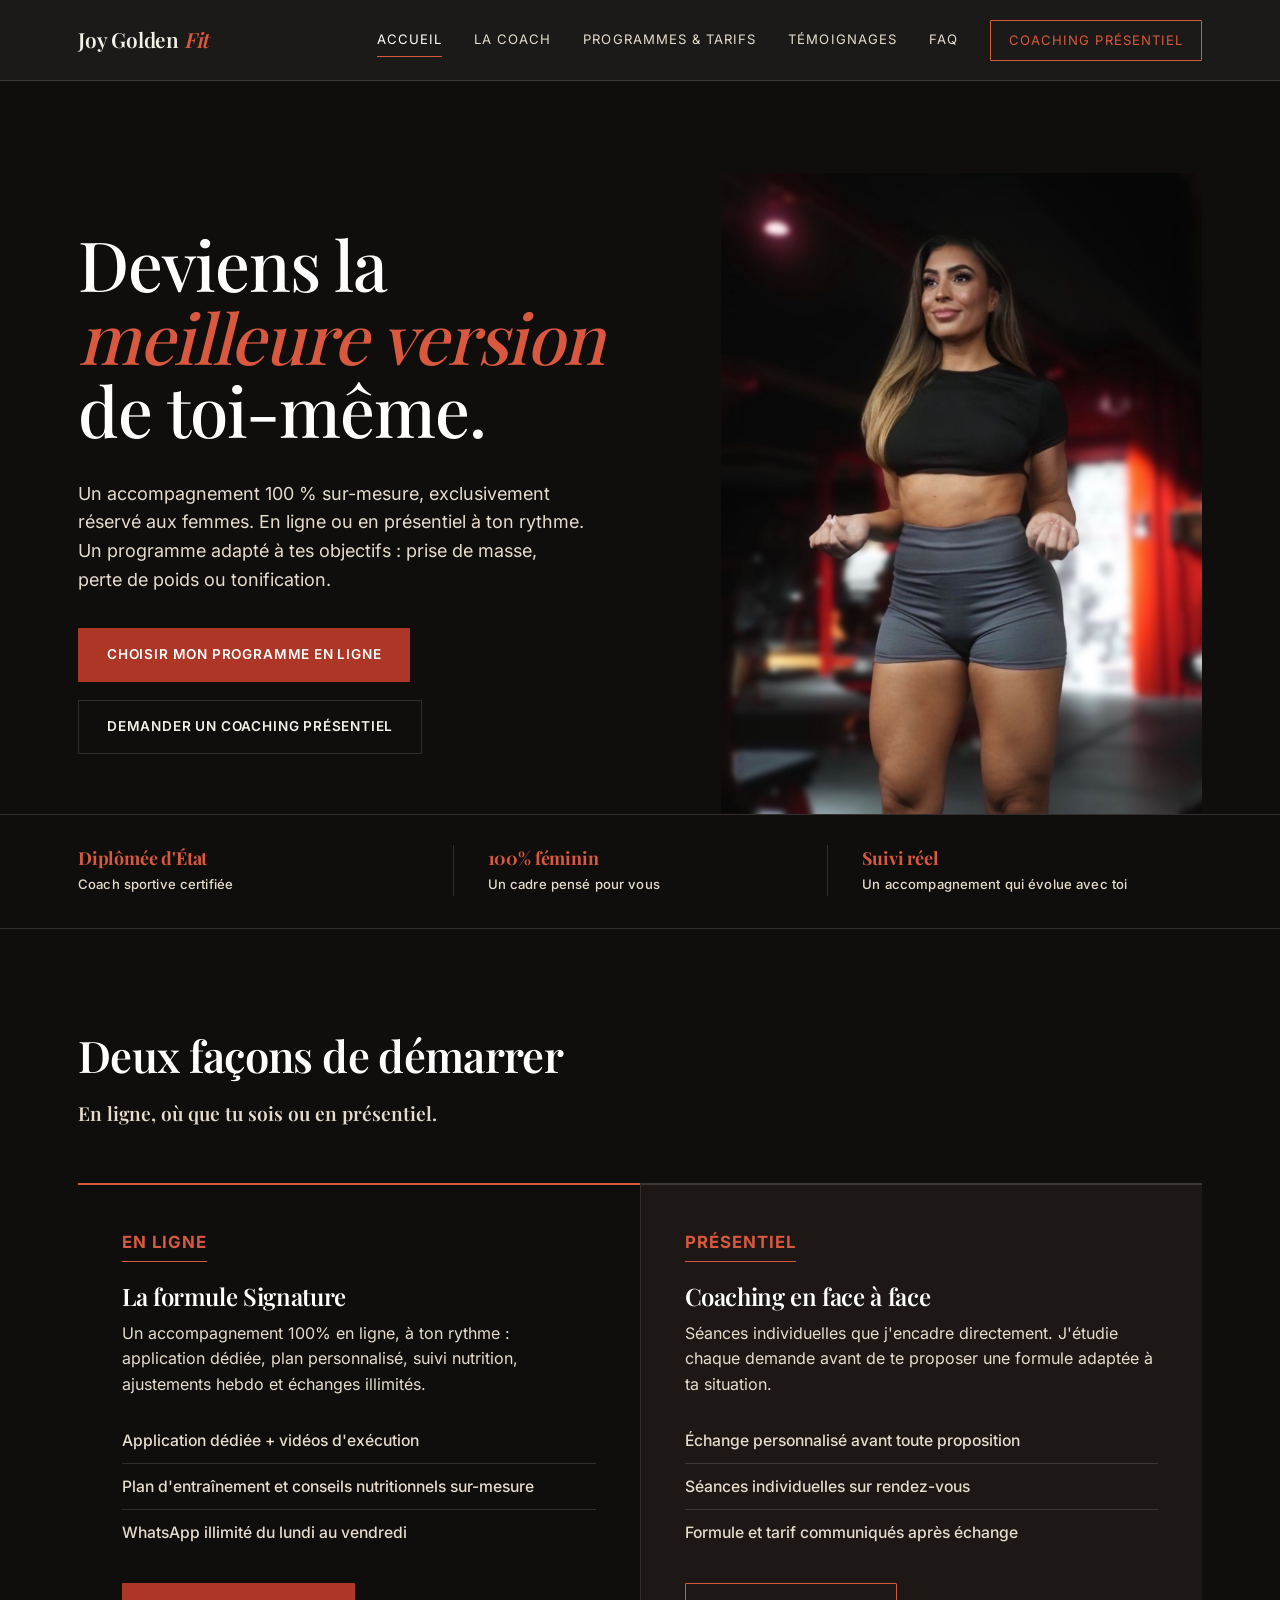
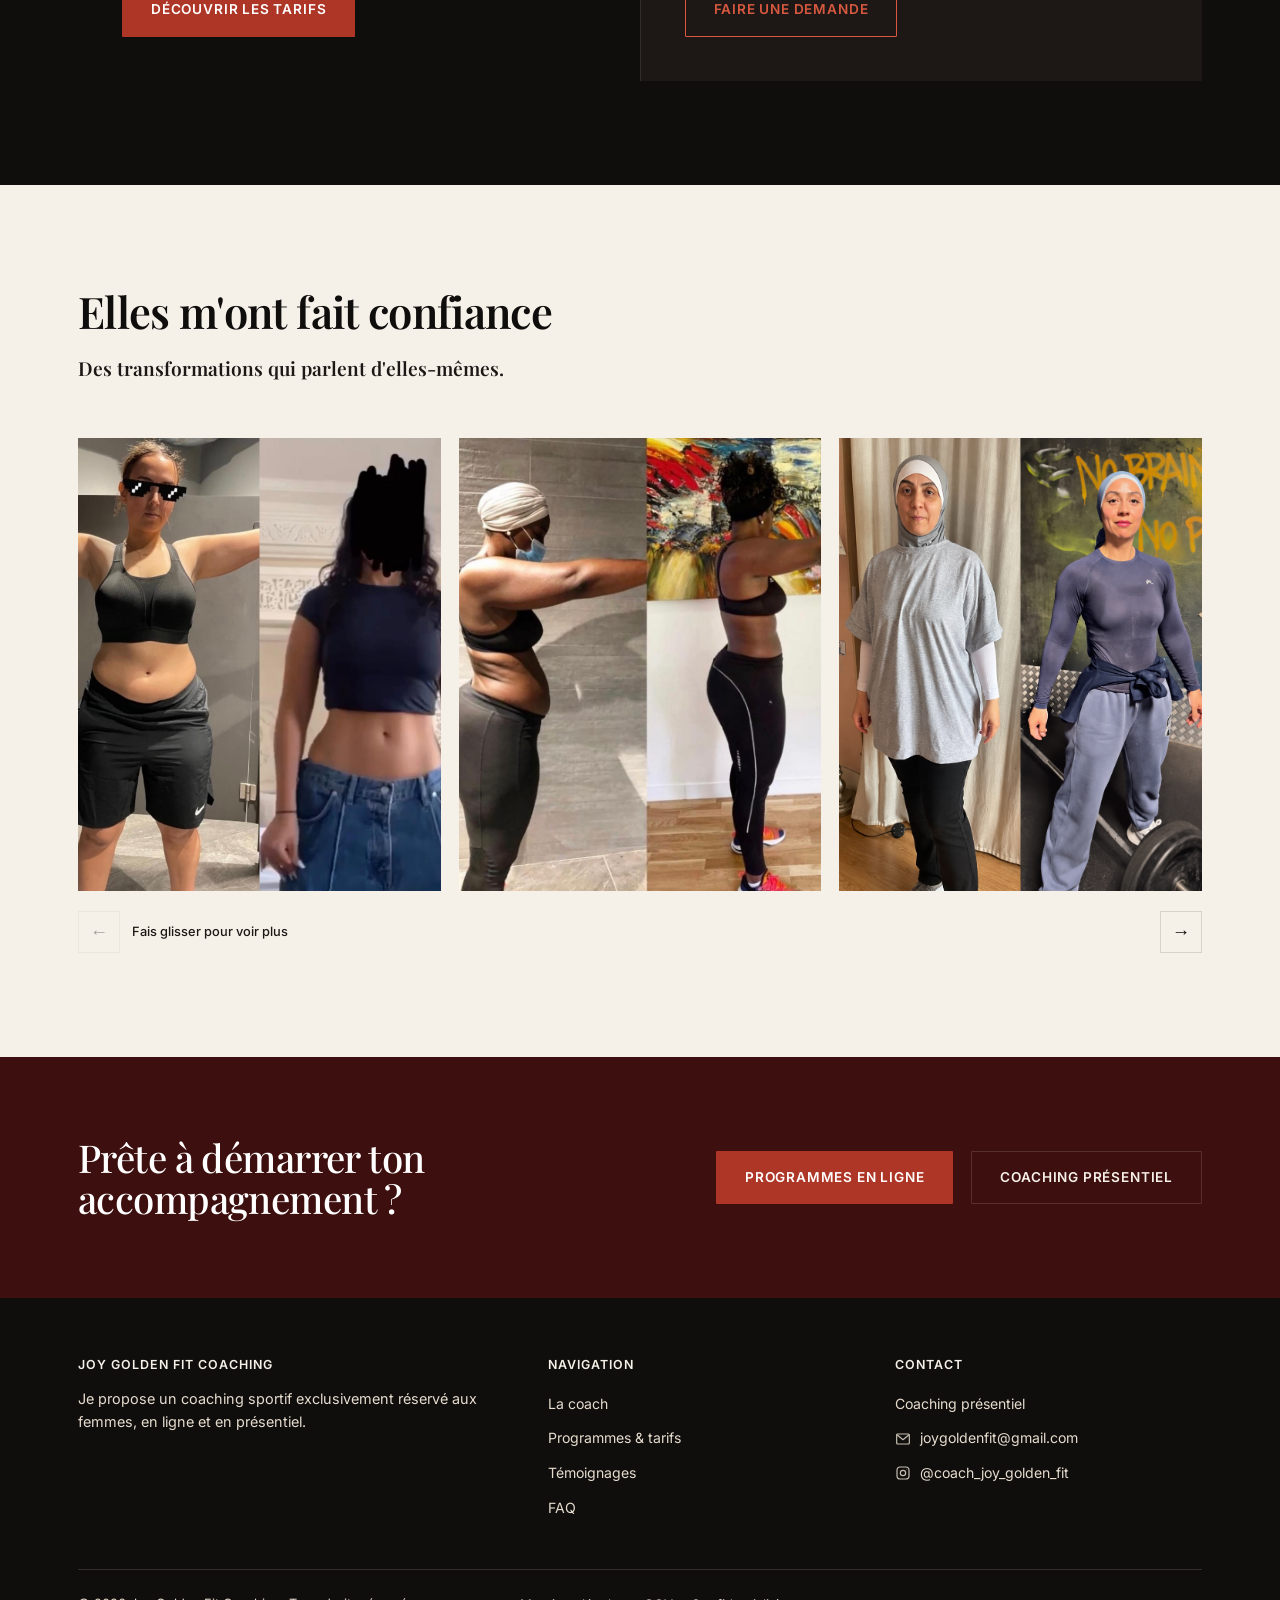
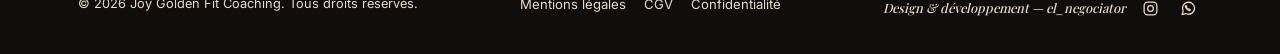
<file: index.html>
<!DOCTYPE html>
<html lang="fr">
<head>
<meta charset="UTF-8">
<meta name="viewport" content="width=device-width, initial-scale=1">
<title>Joy Golden Fit Coaching — Coaching sportif 100% féminin</title>
<meta name="description" content="Coaching sportif exclusivement réservé aux femmes, par Joy, coach sportive diplômée d'État. Programmes en ligne sur-mesure et coaching présentiel personnalisé.">
<link rel="stylesheet" href="style.css?v=6">
</head>
<body>

<header class="site-header">
  <div class="container">
    <a href="index.html" class="logo">Joy Golden <span>Fit</span></a>
    <button class="nav-toggle" aria-label="Ouvrir le menu" aria-expanded="false">☰</button>
    <nav class="main-nav">
      <a href="index.html" aria-current="page">Accueil</a>
      <a href="la-coach.html">La coach</a>
      <a href="programmes.html">Programmes &amp; tarifs</a>
      <a href="temoignages.html">Témoignages</a>
      <a href="faq.html">FAQ</a>
      <a href="contact.html" class="nav-cta">Coaching présentiel</a>
    </nav>
  </div>
</header>

<main>

  <section class="hero">
    <div class="container">
      <div>
        <span class="eyebrow-line"></span>
        <h1><span data-cms-home-title-before>Deviens la </span><em data-cms-home-title-emphasis>meilleure version</em><span data-cms-home-title-after> de toi-même.</span></h1>
        <p class="lede" data-cms-home-intro>Un accompagnement 100 % sur-mesure, exclusivement réservé aux femmes. En ligne ou en présentiel à ton rythme. Un programme adapté à tes objectifs : prise de masse, perte de poids ou tonification.</p>
        <div class="cta-row">
          <a href="programmes.html" class="btn btn-gold">Choisir mon programme en ligne</a>
          <a href="contact.html" class="btn btn-outline">Demander un coaching présentiel</a>
        </div>
      </div>
      <div class="hero-portrait-wrap">
        <div class="hero-portrait">
          <img src="images/content/Joy.jpeg" alt="Joy, coach sportive de Joy Golden Fit Coaching" data-cms-home-photo>
        </div>
      </div>
    </div>
  </section>

  <div class="pledge-bar" aria-label="Les engagements Joy Golden Fit">
    <div class="container">
      <div class="pledge-item">
        <strong>Diplômée d'État</strong>
        <span>Coach sportive certifiée</span>
      </div>
      <div class="pledge-item">
        <strong>100% féminin</strong>
        <span>Un cadre pensé pour vous</span>
      </div>
      <div class="pledge-item">
        <strong>Suivi réel</strong>
        <span>Un accompagnement qui évolue avec toi</span>
      </div>
    </div>
  </div>

  <section class="section-dark">
    <div class="container">
      <div class="section-head inverted">
        <h2>Deux façons de démarrer</h2>
        <p class="section-subtitle">En ligne, où que tu sois ou en présentiel.</p>
      </div>
      <div class="paths">
        <div class="path-card is-dark">
          <span class="tag">En ligne</span>
          <h3>La formule Signature</h3>
          <p>Un accompagnement 100% en ligne, à ton rythme : application dédiée, plan personnalisé, suivi nutrition, ajustements hebdo et échanges illimités.</p>
          <ul>
            <li>Application dédiée + vidéos d'exécution</li>
            <li>Plan d'entraînement et conseils nutritionnels sur-mesure</li>
            <li>WhatsApp illimité du lundi au vendredi</li>
          </ul>
          <a href="programmes.html" class="btn btn-gold">Découvrir les tarifs</a>
        </div>
        <div class="path-card">
          <span class="tag">Présentiel</span>
          <h3>Coaching en face à face</h3>
          <p>Séances individuelles que j'encadre directement. J'étudie chaque demande avant de te proposer une formule adaptée à ta situation.</p>
          <ul>
            <li>Échange personnalisé avant toute proposition</li>
            <li>Séances individuelles sur rendez-vous</li>
            <li>Formule et tarif communiqués après échange</li>
          </ul>
          <a href="contact.html" class="btn btn-outline-red">Faire une demande</a>
        </div>
      </div>
    </div>
  </section>

  <section>
    <div class="container">
      <div class="section-head inverted">
        <h2>Elles m'ont fait confiance</h2>
        <p class="section-subtitle">Des transformations qui parlent d'elles-mêmes.</p>
      </div>
      <div class="trust-carousel" aria-label="Galerie de transformations">
        <div class="trust-gallery" data-cms-home-transformations>
          <figure class="trust-gallery-item">
            <img src="images/content/ferial.jpeg" alt="Transformation accompagnée par Joy Golden Fit">
          </figure>
          <figure class="trust-gallery-item">
            <img src="images/content/mumu.jpeg" alt="Transformation accompagnée par Joy Golden Fit">
          </figure>
          <figure class="trust-gallery-item">
            <img src="images/content/lamia.jpg" alt="Transformation accompagnée par Joy Golden Fit">
          </figure>
          <figure class="trust-gallery-item">
            <img src="images/content/transformation-04.webp" alt="Transformation accompagnée par Joy Golden Fit" class="trust-gallery-contain">
          </figure>
          <figure class="trust-gallery-item">
            <img src="images/content/transformation-05.webp" alt="Transformation accompagnée par Joy Golden Fit" class="trust-gallery-contain">
          </figure>
          <figure class="trust-gallery-item">
            <img src="images/content/transformation-07.webp" alt="Transformation accompagnée par Joy Golden Fit" class="trust-gallery-contain">
          </figure>
          <figure class="trust-gallery-item">
            <img src="images/content/transformation-08.webp" alt="Transformation accompagnée par Joy Golden Fit" class="trust-gallery-contain">
          </figure>
          <figure class="trust-gallery-item">
            <img src="images/content/transformation-09.webp" alt="Transformation accompagnée par Joy Golden Fit" class="trust-gallery-contain">
          </figure>
          <figure class="trust-gallery-item">
            <img src="images/content/transformation-06.webp" alt="Transformation accompagnée par Joy Golden Fit" class="trust-gallery-contain">
          </figure>
        </div>
        <div class="trust-carousel-controls">
          <button class="trust-carousel-btn trust-carousel-prev" type="button" aria-label="Photo précédente">←</button>
          <span class="trust-carousel-hint">Fais glisser pour voir plus</span>
          <button class="trust-carousel-btn trust-carousel-next" type="button" aria-label="Photo suivante">→</button>
        </div>
      </div>
    </div>
  </section>

</main>

<section class="cta-band">
  <div class="container">
    <h2>Prête à démarrer ton accompagnement ?</h2>
    <div class="cta-row" style="margin:0;">
      <a href="programmes.html" class="btn btn-gold">Programmes en ligne</a>
      <a href="contact.html" class="btn btn-outline">Coaching présentiel</a>
    </div>
  </div>
</section>

<div data-site-footer></div>

<script src="script.js"></script>
</body>
</html>
</file>
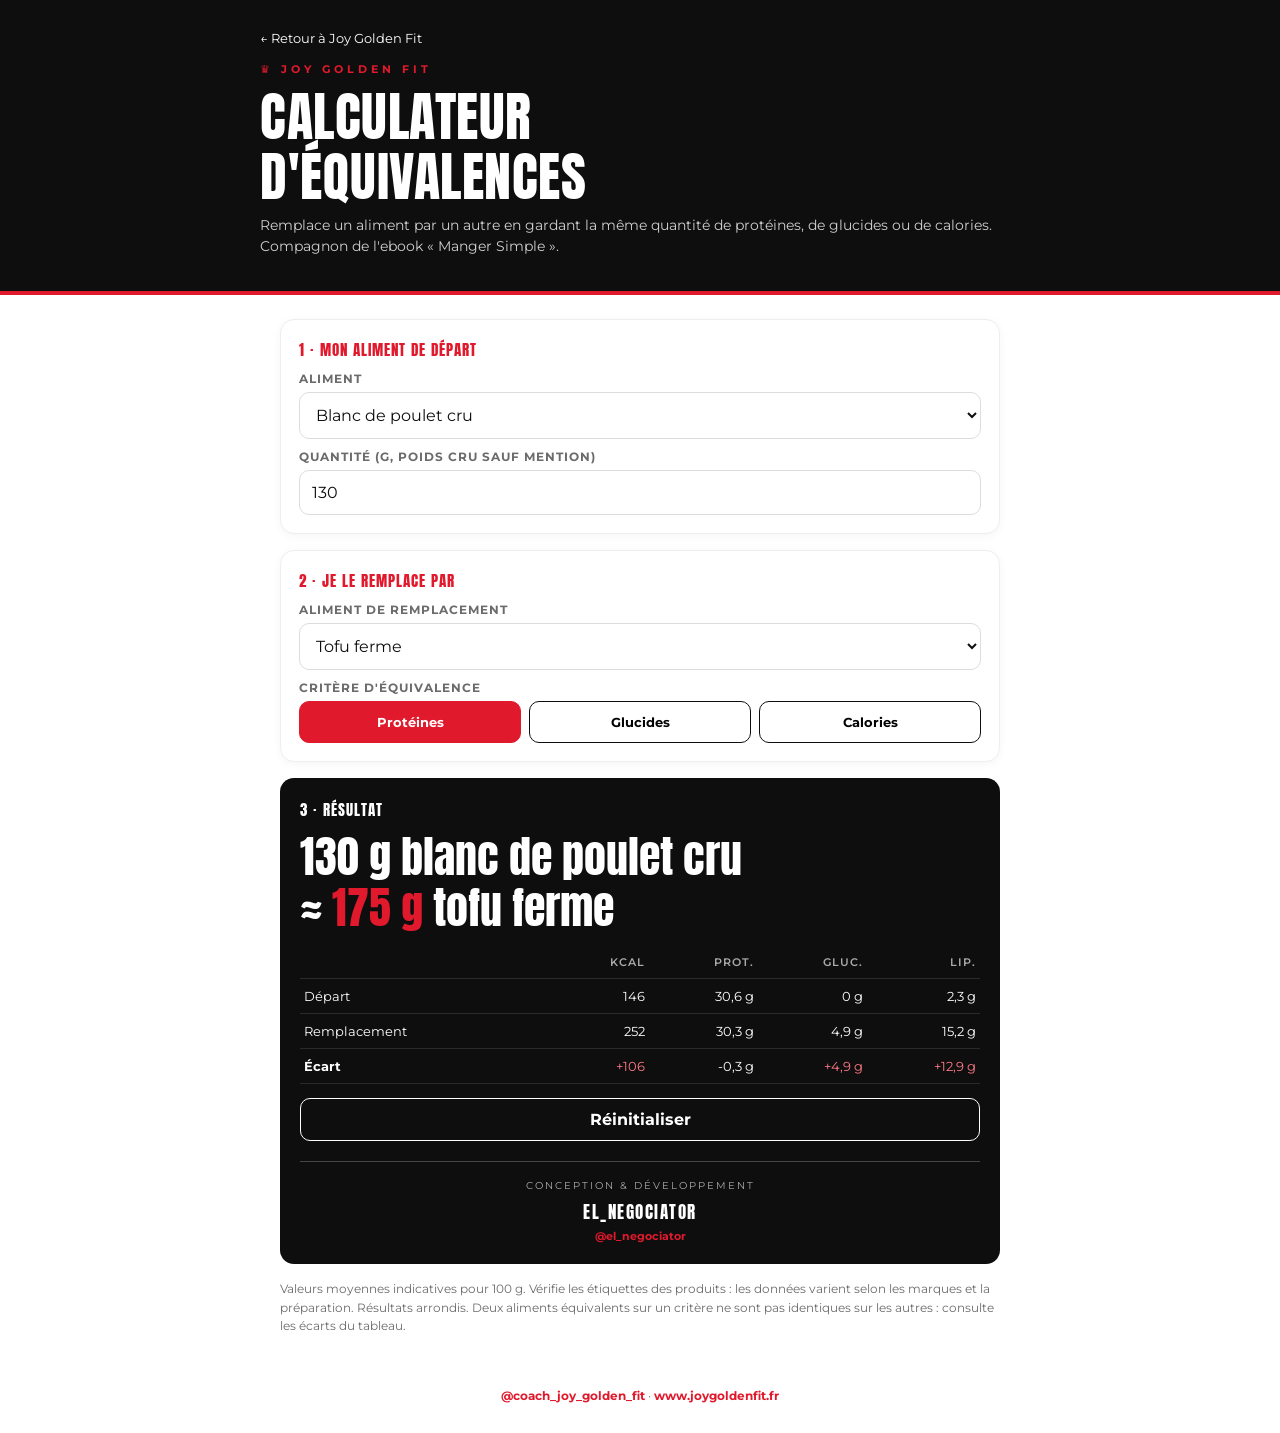
<file: equivalences-alimentaires/index.html>
<!doctype html>
<html lang="fr"><head><meta charset="utf-8"><meta name="viewport" content="width=device-width,initial-scale=1">
<title>Calculateur d'équivalences · Joy Golden Fit</title>
<link rel="preconnect" href="https://fonts.googleapis.com"><link href="https://fonts.googleapis.com/css2?family=Anton&family=Montserrat:wght@400;600;700&display=swap" rel="stylesheet">
<style>
:root{--r:#E1192C;--k:#0E0E0E;--g:#6b6b6b;--l:#f4f1f1}
*{box-sizing:border-box}body{margin:0;font-family:Montserrat,system-ui,sans-serif;color:var(--k);background:#fff}
header{background:var(--k);color:#fff;padding:28px 20px 34px;border-bottom:4px solid var(--r)}
.wrap{max-width:760px;margin:0 auto}
.tag{font-size:11px;letter-spacing:4px;color:var(--r);font-weight:700}
h1{font-family:Anton,Impact,sans-serif;font-weight:400;font-size:clamp(34px,8vw,54px);line-height:1.12;margin:10px 0 8px;letter-spacing:.5px}
header p{color:#cfcfcf;font-size:14px;line-height:1.5;margin:0}
main{padding:24px 20px 40px}
.card{border:1px solid #eee;border-radius:14px;padding:18px;margin-bottom:16px;background:#fff;box-shadow:0 2px 10px rgba(0,0,0,.04)}
.step{font-family:Anton,Impact,sans-serif;color:var(--r);font-size:15px;letter-spacing:1px;margin-bottom:10px}
label{display:block;font-size:12px;font-weight:700;letter-spacing:1px;color:var(--g);margin:10px 0 6px;text-transform:uppercase}
select,input{width:100%;font:inherit;font-size:16px;padding:12px;border:1.5px solid #ddd;border-radius:10px;background:#fff;color:var(--k)}
select:focus,input:focus{outline:none;border-color:var(--r)}
.crit{display:grid;grid-template-columns:repeat(3,1fr);gap:8px}
.crit button{font:inherit;font-weight:700;font-size:13px;padding:12px 6px;border-radius:10px;border:1.5px solid var(--k);background:#fff;cursor:pointer}
.crit button[aria-pressed=true]{background:var(--r);border-color:var(--r);color:#fff}
.res{background:var(--k);color:#fff;border-radius:14px;padding:20px}
.big{font-family:Anton,Impact,sans-serif;font-size:clamp(30px,8vw,44px);line-height:1.15}
.big span{color:var(--r)}
table{width:100%;border-collapse:collapse;margin-top:14px;font-size:14px}
th,td{padding:9px 4px;white-space:nowrap;font-size:13px;text-align:right;border-bottom:1px solid #2a2a2a}th:first-child,td:first-child{text-align:left}
th{color:#aaa;font-size:11px;letter-spacing:1px;font-weight:600}
.pos{color:#ff7a86}.neg{color:#8fd19e}
.reset{margin-top:14px;font:inherit;font-weight:700;background:none;color:#fff;border:1.5px solid #fff;border-radius:10px;padding:11px 16px;cursor:pointer;width:100%}
.note{font-size:12px;color:var(--g);line-height:1.55}
footer{text-align:center;font-size:12px;color:var(--g);padding:0 20px 30px}footer a{color:var(--r);font-weight:700;text-decoration:none}
@media(max-width:420px){th,td{font-size:11px;padding:8px 2px}.res{padding:12px}.crit button{font-size:11px}}
</style></head><body>
<header><div class="wrap"><a href="../index.html" style="display:inline-block;color:white;text-decoration:none;font-size:13px;margin-bottom:16px">← Retour à Joy Golden Fit</a><div class="tag">♛ JOY GOLDEN FIT</div><h1>CALCULATEUR<br>D'ÉQUIVALENCES</h1><p>Remplace un aliment par un autre en gardant la même quantité de protéines, de glucides ou de calories. Compagnon de l'ebook « Manger Simple ».</p></div></header>
<main class="wrap">
<div class="card"><div class="step">1 · MON ALIMENT DE DÉPART</div>
<label for="a">Aliment</label><select id="a"></select>
<label for="q">Quantité (g, poids cru sauf mention)</label><input id="q" type="number" inputmode="decimal" min="1" max="2000" step="any" value="130"></div>
<div class="card"><div class="step">2 · JE LE REMPLACE PAR</div>
<label for="b">Aliment de remplacement</label><select id="b"></select>
<label>Critère d'équivalence</label><div class="crit" role="group"><button type="button" data-c="1" aria-pressed="true">Protéines</button><button type="button" data-c="2" aria-pressed="false">Glucides</button><button type="button" data-c="0" aria-pressed="false">Calories</button></div></div>
<div class="res" aria-live="polite"><div class="step" style="color:#fff">3 · RÉSULTAT</div><div class="big" id="out"></div><div id="warn" class="note" style="color:#ccc;margin-top:6px"></div>
<table><thead><tr><th></th><th>KCAL</th><th>PROT.</th><th>GLUC.</th><th>LIP.</th></tr></thead><tbody id="tb"></tbody></table>
<button class="reset" id="r">Réinitialiser</button><div class="credit" style="text-align:center;margin-top:20px;padding-top:17px;border-top:1px solid #454545"><div style="color:#aaa;font-size:10px;letter-spacing:2px;text-transform:uppercase">Conception &amp; développement</div><div style="margin-top:7px"><a href="https://www.instagram.com/el_negociator/" target="_blank" rel="noopener noreferrer" style="font-family:Anton,Impact,sans-serif;font-size:17px;letter-spacing:1.5px;color:#fff;text-decoration:none">EL_NEGOCIATOR</a></div><a href="https://www.instagram.com/el_negociator/" target="_blank" rel="noopener noreferrer" style="color:#E1192C;font-size:11px;font-weight:700;text-decoration:none">@el_negociator</a></div></div>
<p class="note" style="margin-top:16px">Valeurs moyennes indicatives pour 100 g. Vérifie les étiquettes des produits : les données varient selon les marques et la préparation. Résultats arrondis. Deux aliments équivalents sur un critère ne sont pas identiques sur les autres : consulte les écarts du tableau.</p>
</main>
<footer><a href="https://www.instagram.com/coach_joy_golden_fit/">@coach_joy_golden_fit</a> · <a href="https://www.joygoldenfit.fr">www.joygoldenfit.fr</a></footer>
<script src="foods.js"></script><script src="app.js"></script>
</body></html>
</file>
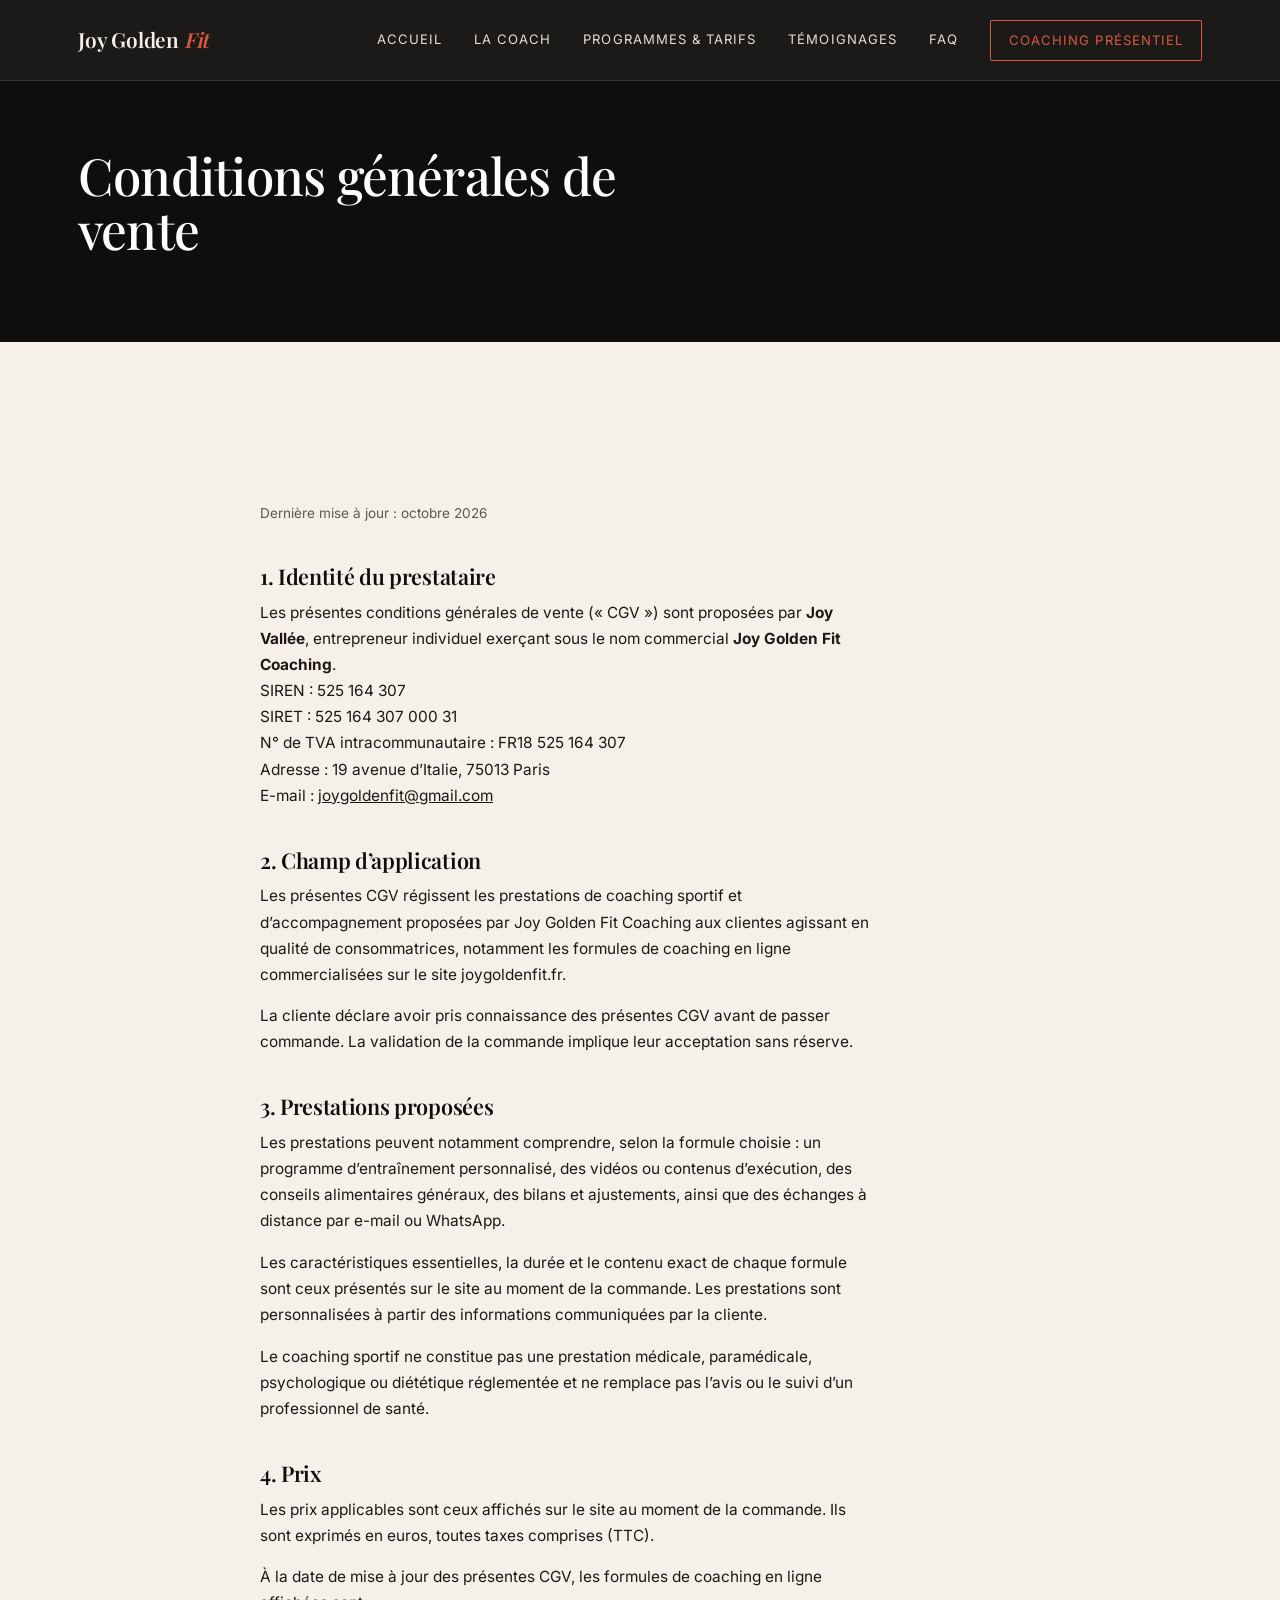
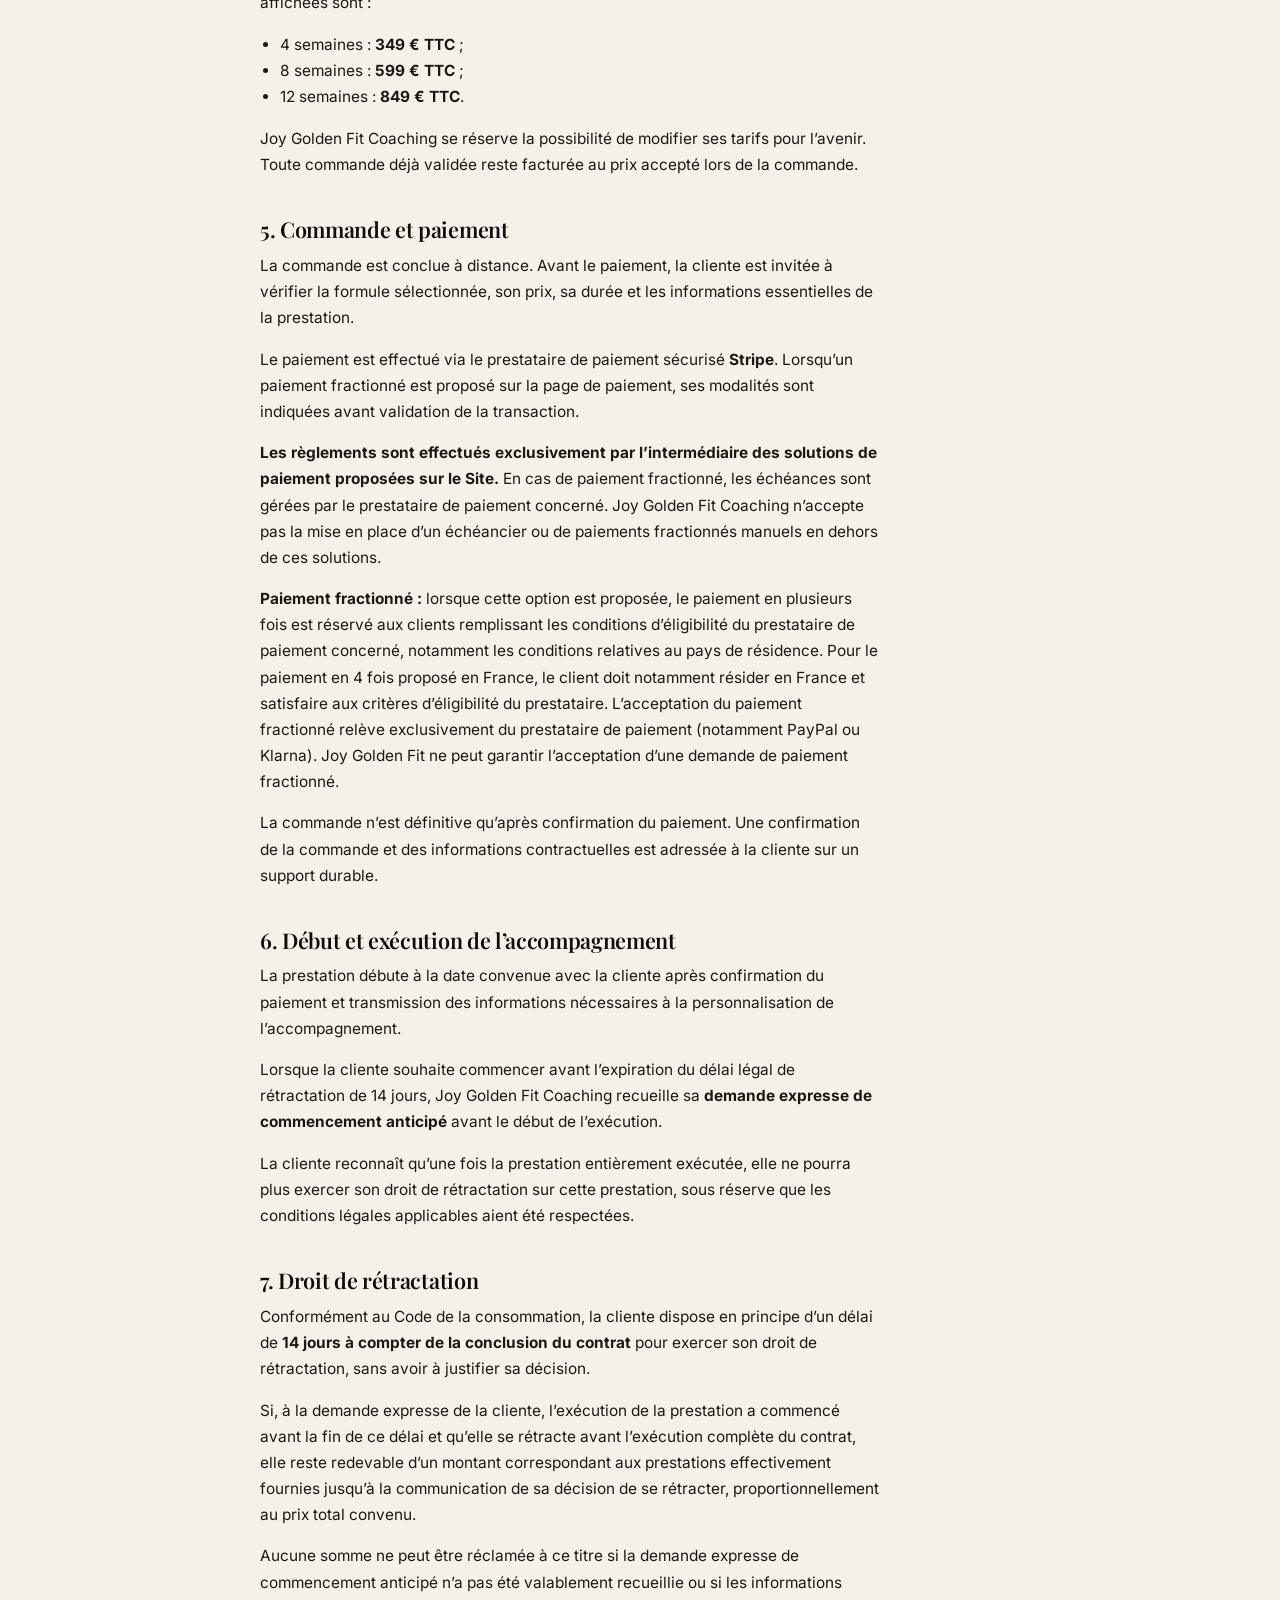
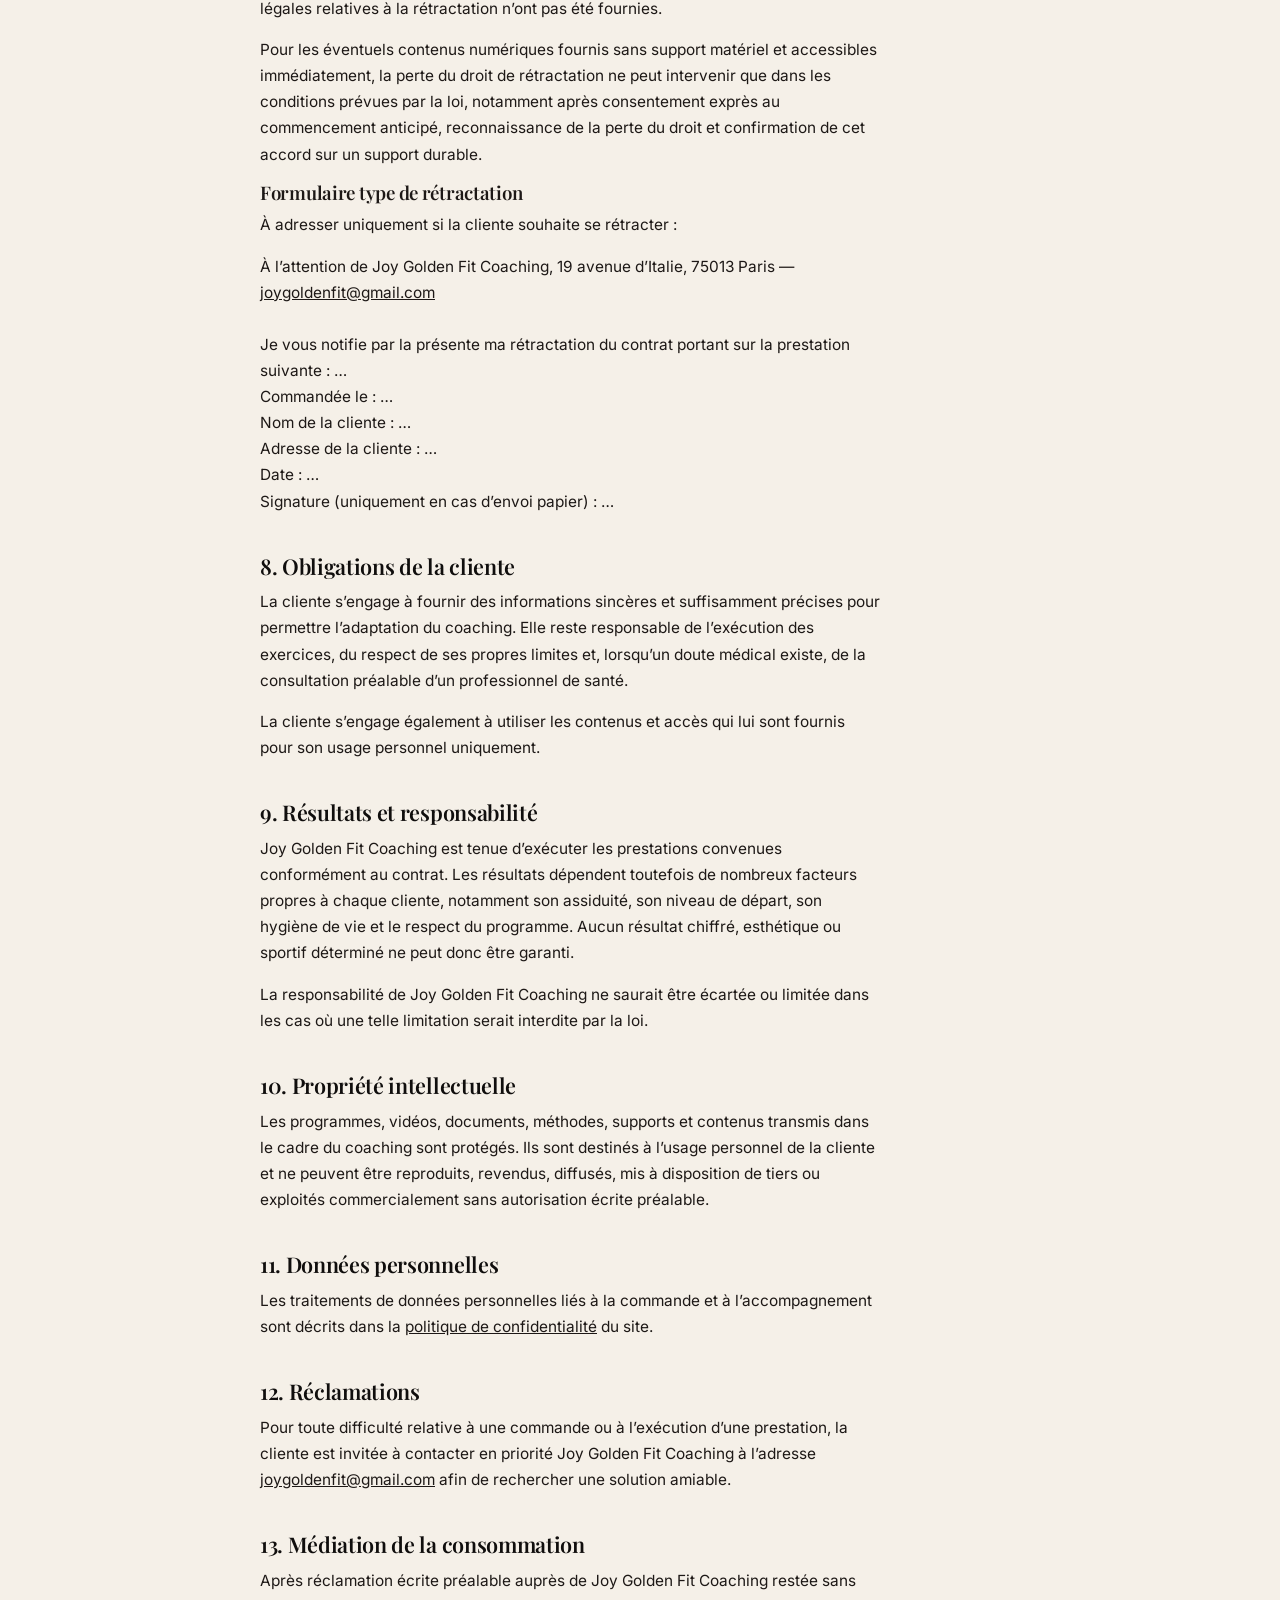
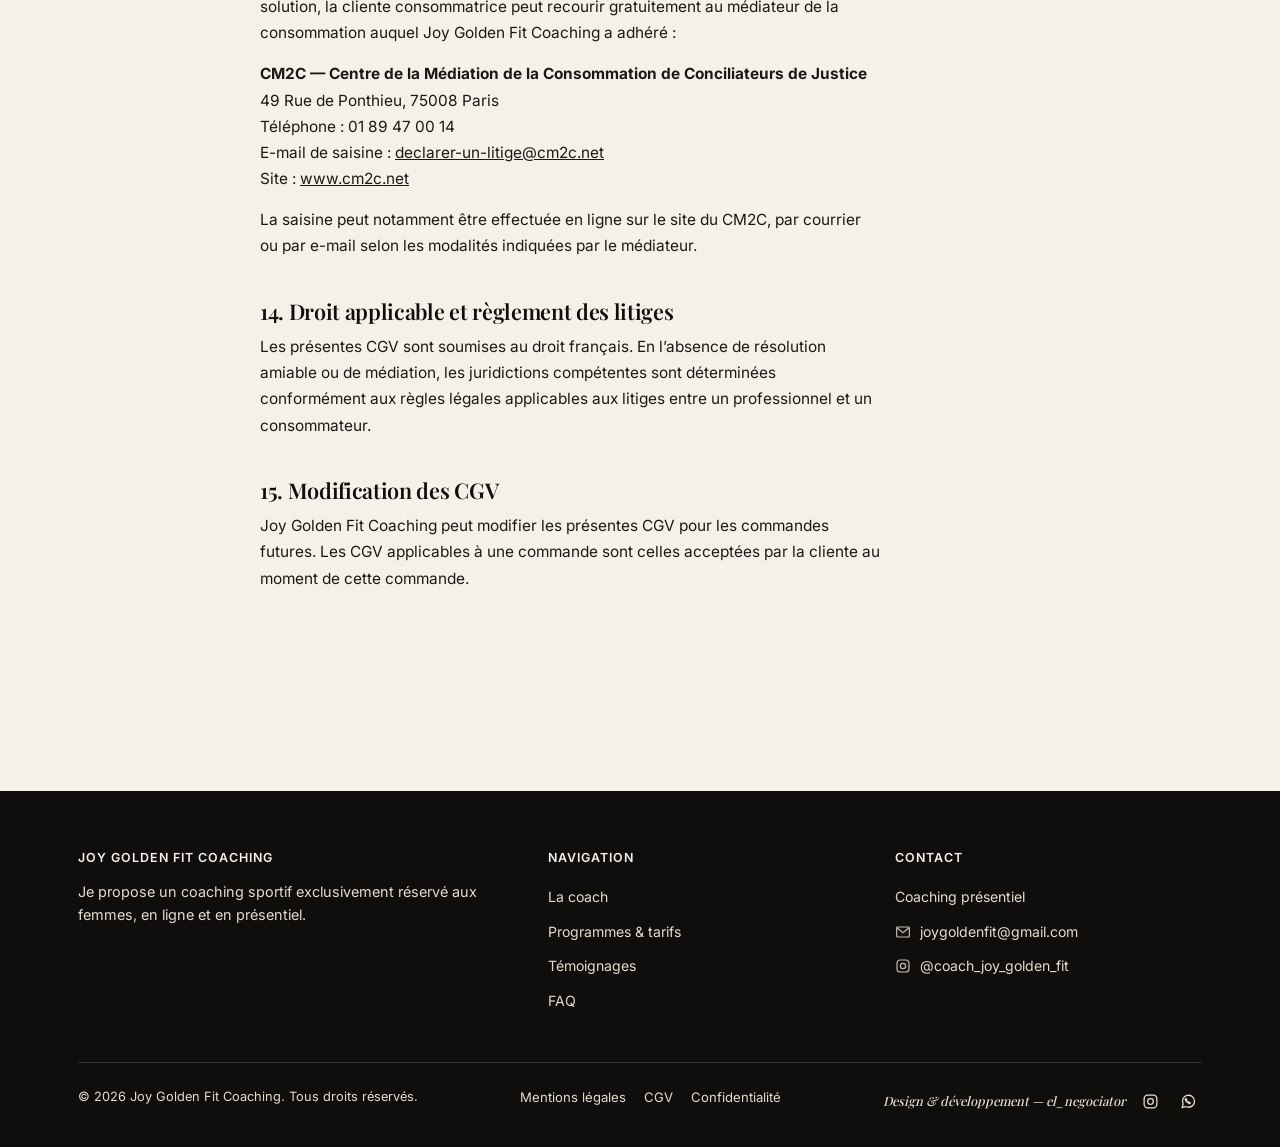
<file: cgv.html>
<!DOCTYPE html>
<html lang="fr">
<head>
<meta charset="UTF-8">
<meta name="viewport" content="width=device-width, initial-scale=1">
<title>Conditions générales de vente — Joy Golden Fit Coaching</title>
<meta name="description" content="Conditions générales de vente des prestations de coaching sportif Joy Golden Fit Coaching.">
<meta name="robots" content="noindex, follow">
<link rel="stylesheet" href="style.css?v=6">
</head>
<body>

<header class="site-header">
  <div class="container">
    <a href="index.html" class="logo">Joy Golden <span>Fit</span></a>
    <button class="nav-toggle" aria-label="Ouvrir le menu" aria-expanded="false">☰</button>
    <nav class="main-nav">
      <a href="index.html">Accueil</a>
      <a href="la-coach.html">La coach</a>
      <a href="programmes.html">Programmes &amp; tarifs</a>
      <a href="temoignages.html">Témoignages</a>
      <a href="faq.html">FAQ</a>
      <a href="contact.html" class="nav-cta">Coaching présentiel</a>
    </nav>
  </div>
</header>

<main>
  <section class="page-intro">
    <div class="container">
      <span class="eyebrow-line"></span>
      <h1>Conditions générales de vente</h1>
    </div>
  </section>

  <section>
    <div class="container">
      <div class="legal">
        <p class="legal-updated">Dernière mise à jour : octobre 2026</p>

        <h2>1. Identité du prestataire</h2>
        <p>
          Les présentes conditions générales de vente (« CGV ») sont proposées par <strong>Joy Vallée</strong>, entrepreneur individuel exerçant sous le nom commercial <strong>Joy Golden Fit Coaching</strong>.<br>
          SIREN : 525 164 307<br>
          SIRET : 525 164 307 000 31<br>
          N° de TVA intracommunautaire : FR18 525 164 307<br>
          Adresse : 19 avenue d’Italie, 75013 Paris<br>
          E-mail : <a href="mailto:joygoldenfit@gmail.com">joygoldenfit@gmail.com</a>
        </p>

        <h2>2. Champ d’application</h2>
        <p>Les présentes CGV régissent les prestations de coaching sportif et d’accompagnement proposées par Joy Golden Fit Coaching aux clientes agissant en qualité de consommatrices, notamment les formules de coaching en ligne commercialisées sur le site joygoldenfit.fr.</p>
        <p>La cliente déclare avoir pris connaissance des présentes CGV avant de passer commande. La validation de la commande implique leur acceptation sans réserve.</p>

        <h2>3. Prestations proposées</h2>
        <p>Les prestations peuvent notamment comprendre, selon la formule choisie : un programme d’entraînement personnalisé, des vidéos ou contenus d’exécution, des conseils alimentaires généraux, des bilans et ajustements, ainsi que des échanges à distance par e-mail ou WhatsApp.</p>
        <p>Les caractéristiques essentielles, la durée et le contenu exact de chaque formule sont ceux présentés sur le site au moment de la commande. Les prestations sont personnalisées à partir des informations communiquées par la cliente.</p>
        <p>Le coaching sportif ne constitue pas une prestation médicale, paramédicale, psychologique ou diététique réglementée et ne remplace pas l’avis ou le suivi d’un professionnel de santé.</p>

        <h2>4. Prix</h2>
        <p>Les prix applicables sont ceux affichés sur le site au moment de la commande. Ils sont exprimés en euros, toutes taxes comprises (TTC).</p>
        <p>À la date de mise à jour des présentes CGV, les formules de coaching en ligne affichées sont :</p>
        <ul>
          <li>4 semaines : <strong>349 € TTC</strong> ;</li>
          <li>8 semaines : <strong>599 € TTC</strong> ;</li>
          <li>12 semaines : <strong>849 € TTC</strong>.</li>
        </ul>
        <p>Joy Golden Fit Coaching se réserve la possibilité de modifier ses tarifs pour l’avenir. Toute commande déjà validée reste facturée au prix accepté lors de la commande.</p>

        <h2>5. Commande et paiement</h2>
        <p>La commande est conclue à distance. Avant le paiement, la cliente est invitée à vérifier la formule sélectionnée, son prix, sa durée et les informations essentielles de la prestation.</p>
        <p>Le paiement est effectué via le prestataire de paiement sécurisé <strong>Stripe</strong>. Lorsqu’un paiement fractionné est proposé sur la page de paiement, ses modalités sont indiquées avant validation de la transaction.</p>
        <p><strong>Les règlements sont effectués exclusivement par l’intermédiaire des solutions de paiement proposées sur le Site.</strong> En cas de paiement fractionné, les échéances sont gérées par le prestataire de paiement concerné. Joy Golden Fit Coaching n’accepte pas la mise en place d’un échéancier ou de paiements fractionnés manuels en dehors de ces solutions.</p>
      <p><strong>Paiement fractionné :</strong> lorsque cette option est proposée, le paiement en plusieurs fois est réservé aux clients remplissant les conditions d’éligibilité du prestataire de paiement concerné, notamment les conditions relatives au pays de résidence. Pour le paiement en 4 fois proposé en France, le client doit notamment résider en France et satisfaire aux critères d’éligibilité du prestataire. L’acceptation du paiement fractionné relève exclusivement du prestataire de paiement (notamment PayPal ou Klarna). Joy Golden Fit ne peut garantir l’acceptation d’une demande de paiement fractionné.</p>
        <p>La commande n’est définitive qu’après confirmation du paiement. Une confirmation de la commande et des informations contractuelles est adressée à la cliente sur un support durable.</p>

        <h2>6. Début et exécution de l’accompagnement</h2>
        <p>La prestation débute à la date convenue avec la cliente après confirmation du paiement et transmission des informations nécessaires à la personnalisation de l’accompagnement.</p>
        <p>Lorsque la cliente souhaite commencer avant l’expiration du délai légal de rétractation de 14 jours, Joy Golden Fit Coaching recueille sa <strong>demande expresse de commencement anticipé</strong> avant le début de l’exécution.</p>
        <p>La cliente reconnaît qu’une fois la prestation entièrement exécutée, elle ne pourra plus exercer son droit de rétractation sur cette prestation, sous réserve que les conditions légales applicables aient été respectées.</p>

        <h2>7. Droit de rétractation</h2>
        <p>Conformément au Code de la consommation, la cliente dispose en principe d’un délai de <strong>14 jours à compter de la conclusion du contrat</strong> pour exercer son droit de rétractation, sans avoir à justifier sa décision.</p>
        <p>Si, à la demande expresse de la cliente, l’exécution de la prestation a commencé avant la fin de ce délai et qu’elle se rétracte avant l’exécution complète du contrat, elle reste redevable d’un montant correspondant aux prestations effectivement fournies jusqu’à la communication de sa décision de se rétracter, proportionnellement au prix total convenu.</p>
        <p>Aucune somme ne peut être réclamée à ce titre si la demande expresse de commencement anticipé n’a pas été valablement recueillie ou si les informations légales relatives à la rétractation n’ont pas été fournies.</p>
        <p>Pour les éventuels contenus numériques fournis sans support matériel et accessibles immédiatement, la perte du droit de rétractation ne peut intervenir que dans les conditions prévues par la loi, notamment après consentement exprès au commencement anticipé, reconnaissance de la perte du droit et confirmation de cet accord sur un support durable.</p>

        <h3>Formulaire type de rétractation</h3>
        <p>À adresser uniquement si la cliente souhaite se rétracter :</p>
        <p>
          À l’attention de Joy Golden Fit Coaching, 19 avenue d’Italie, 75013 Paris — <a href="mailto:joygoldenfit@gmail.com">joygoldenfit@gmail.com</a><br><br>
          Je vous notifie par la présente ma rétractation du contrat portant sur la prestation suivante : …<br>
          Commandée le : …<br>
          Nom de la cliente : …<br>
          Adresse de la cliente : …<br>
          Date : …<br>
          Signature (uniquement en cas d’envoi papier) : …
        </p>

        <h2>8. Obligations de la cliente</h2>
        <p>La cliente s’engage à fournir des informations sincères et suffisamment précises pour permettre l’adaptation du coaching. Elle reste responsable de l’exécution des exercices, du respect de ses propres limites et, lorsqu’un doute médical existe, de la consultation préalable d’un professionnel de santé.</p>
        <p>La cliente s’engage également à utiliser les contenus et accès qui lui sont fournis pour son usage personnel uniquement.</p>

        <h2>9. Résultats et responsabilité</h2>
        <p>Joy Golden Fit Coaching est tenue d’exécuter les prestations convenues conformément au contrat. Les résultats dépendent toutefois de nombreux facteurs propres à chaque cliente, notamment son assiduité, son niveau de départ, son hygiène de vie et le respect du programme. Aucun résultat chiffré, esthétique ou sportif déterminé ne peut donc être garanti.</p>
        <p>La responsabilité de Joy Golden Fit Coaching ne saurait être écartée ou limitée dans les cas où une telle limitation serait interdite par la loi.</p>

        <h2>10. Propriété intellectuelle</h2>
        <p>Les programmes, vidéos, documents, méthodes, supports et contenus transmis dans le cadre du coaching sont protégés. Ils sont destinés à l’usage personnel de la cliente et ne peuvent être reproduits, revendus, diffusés, mis à disposition de tiers ou exploités commercialement sans autorisation écrite préalable.</p>

        <h2>11. Données personnelles</h2>
        <p>Les traitements de données personnelles liés à la commande et à l’accompagnement sont décrits dans la <a href="confidentialite.html">politique de confidentialité</a> du site.</p>

        <h2>12. Réclamations</h2>
        <p>Pour toute difficulté relative à une commande ou à l’exécution d’une prestation, la cliente est invitée à contacter en priorité Joy Golden Fit Coaching à l’adresse <a href="mailto:joygoldenfit@gmail.com">joygoldenfit@gmail.com</a> afin de rechercher une solution amiable.</p>

        <h2>13. Médiation de la consommation</h2>
        <p>Après réclamation écrite préalable auprès de Joy Golden Fit Coaching restée sans solution, la cliente consommatrice peut recourir gratuitement au médiateur de la consommation auquel Joy Golden Fit Coaching a adhéré :</p>
        <p>
          <strong>CM2C — Centre de la Médiation de la Consommation de Conciliateurs de Justice</strong><br>
          49 Rue de Ponthieu, 75008 Paris<br>
          Téléphone : 01 89 47 00 14<br>
          E-mail de saisine : <a href="mailto:declarer-un-litige@cm2c.net">declarer-un-litige@cm2c.net</a><br>
          Site : <a href="https://www.cm2c.net" target="_blank" rel="noopener">www.cm2c.net</a>
        </p>
        <p>La saisine peut notamment être effectuée en ligne sur le site du CM2C, par courrier ou par e-mail selon les modalités indiquées par le médiateur.</p>

        <h2>14. Droit applicable et règlement des litiges</h2>
        <p>Les présentes CGV sont soumises au droit français. En l’absence de résolution amiable ou de médiation, les juridictions compétentes sont déterminées conformément aux règles légales applicables aux litiges entre un professionnel et un consommateur.</p>

        <h2>15. Modification des CGV</h2>
        <p>Joy Golden Fit Coaching peut modifier les présentes CGV pour les commandes futures. Les CGV applicables à une commande sont celles acceptées par la cliente au moment de cette commande.</p>
      </div>
    </div>
  </section>
</main>

<div data-site-footer></div>

<script src="script.js"></script>
</body>
</html>
</file>
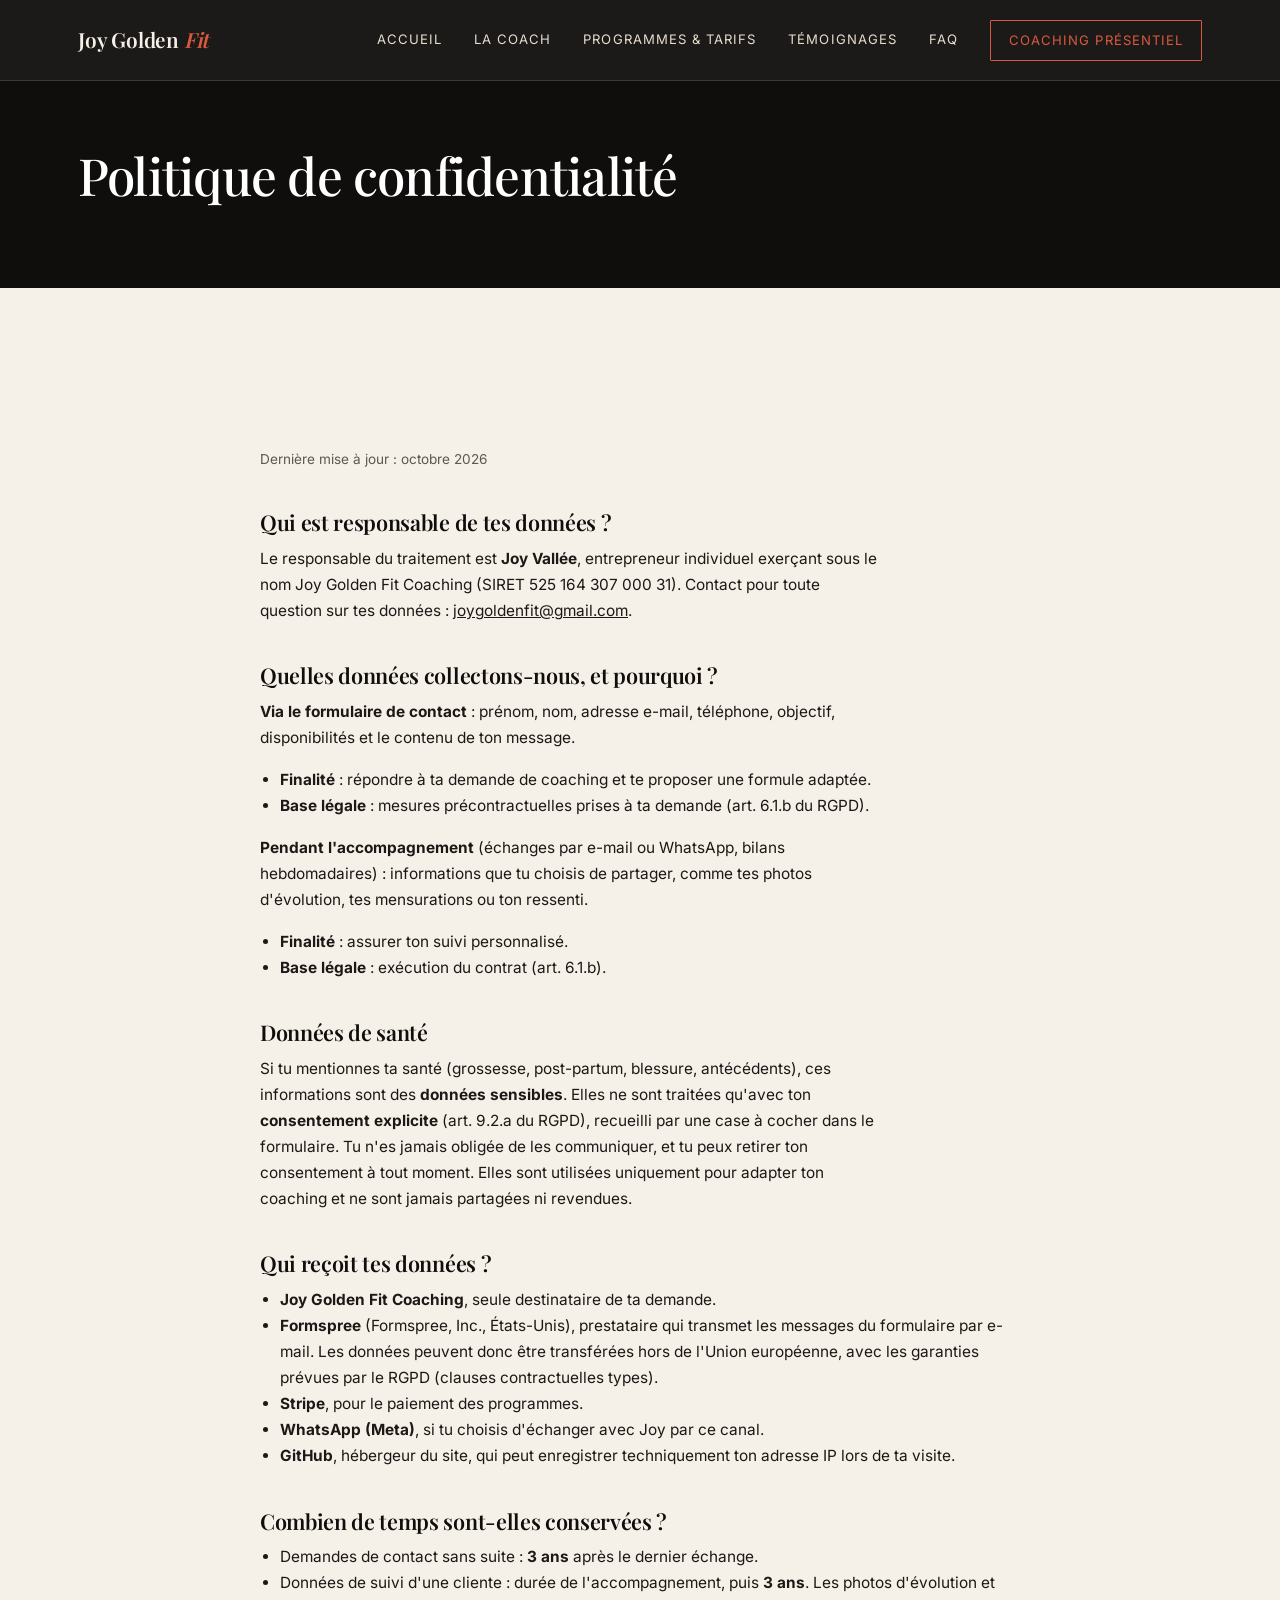
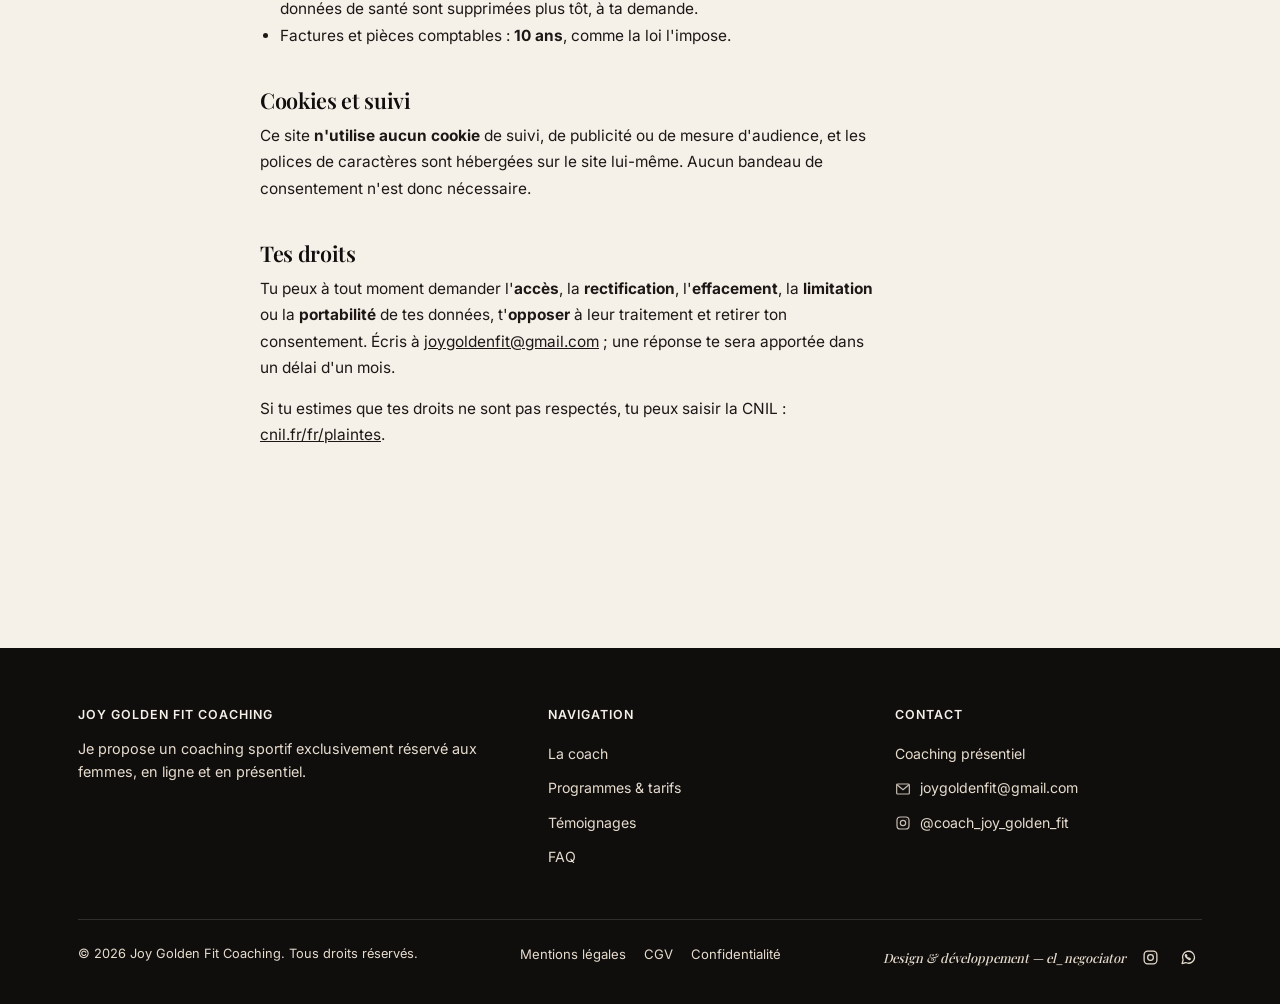
<file: confidentialite.html>
<!DOCTYPE html>
<html lang="fr">
<head>
<meta charset="UTF-8">
<meta name="viewport" content="width=device-width, initial-scale=1">
<title>Politique de confidentialité — Joy Golden Fit Coaching</title>
<meta name="description" content="Comment Joy Golden Fit Coaching traite tes données personnelles.">
<meta name="robots" content="noindex, follow">
<link rel="stylesheet" href="style.css?v=6">
</head>
<body>

<header class="site-header">
  <div class="container">
    <a href="index.html" class="logo">Joy Golden <span>Fit</span></a>
    <button class="nav-toggle" aria-label="Ouvrir le menu" aria-expanded="false">☰</button>
    <nav class="main-nav">
      <a href="index.html">Accueil</a>
      <a href="la-coach.html">La coach</a>
      <a href="programmes.html">Programmes &amp; tarifs</a>
      <a href="temoignages.html">Témoignages</a>
      <a href="faq.html">FAQ</a>
      <a href="contact.html" class="nav-cta">Coaching présentiel</a>
    </nav>
  </div>
</header>

<main>
  <section class="page-intro">
    <div class="container">
      <span class="eyebrow-line"></span>
      <h1>Politique de confidentialité</h1>
    </div>
  </section>

  <section>
    <div class="container">
      <div class="legal">
        <p class="legal-updated">Dernière mise à jour : octobre 2026</p>

        <h2>Qui est responsable de tes données ?</h2>
        <p>Le responsable du traitement est <strong>Joy Vallée</strong>, entrepreneur individuel exerçant sous le nom Joy Golden Fit Coaching (SIRET 525 164 307 000 31). Contact pour toute question sur tes données : <a href="mailto:joygoldenfit@gmail.com">joygoldenfit@gmail.com</a>.</p>

        <h2>Quelles données collectons-nous, et pourquoi ?</h2>
        <p><strong>Via le formulaire de contact</strong> : prénom, nom, adresse e-mail, téléphone, objectif, disponibilités et le contenu de ton message.</p>
        <ul>
          <li><strong>Finalité</strong> : répondre à ta demande de coaching et te proposer une formule adaptée.</li>
          <li><strong>Base légale</strong> : mesures précontractuelles prises à ta demande (art. 6.1.b du RGPD).</li>
        </ul>
        <p><strong>Pendant l'accompagnement</strong> (échanges par e-mail ou WhatsApp, bilans hebdomadaires) : informations que tu choisis de partager, comme tes photos d'évolution, tes mensurations ou ton ressenti.</p>
        <ul>
          <li><strong>Finalité</strong> : assurer ton suivi personnalisé.</li>
          <li><strong>Base légale</strong> : exécution du contrat (art. 6.1.b).</li>
        </ul>

        <h2>Données de santé</h2>
        <p>Si tu mentionnes ta santé (grossesse, post-partum, blessure, antécédents), ces informations sont des <strong>données sensibles</strong>. Elles ne sont traitées qu'avec ton <strong>consentement explicite</strong> (art. 9.2.a du RGPD), recueilli par une case à cocher dans le formulaire. Tu n'es jamais obligée de les communiquer, et tu peux retirer ton consentement à tout moment. Elles sont utilisées uniquement pour adapter ton coaching et ne sont jamais partagées ni revendues.</p>

        <h2>Qui reçoit tes données ?</h2>
        <ul>
          <li><strong>Joy Golden Fit Coaching</strong>, seule destinataire de ta demande.</li>
          <li><strong>Formspree</strong> (Formspree, Inc., États-Unis), prestataire qui transmet les messages du formulaire par e-mail. Les données peuvent donc être transférées hors de l'Union européenne, avec les garanties prévues par le RGPD (clauses contractuelles types).</li>
          <li><strong>Stripe</strong>, pour le paiement des programmes.</li>
          <li><strong>WhatsApp (Meta)</strong>, si tu choisis d'échanger avec Joy par ce canal.</li>
          <li><strong>GitHub</strong>, hébergeur du site, qui peut enregistrer techniquement ton adresse IP lors de ta visite.</li>
        </ul>

        <h2>Combien de temps sont-elles conservées ?</h2>
        <ul>
          <li>Demandes de contact sans suite : <strong>3 ans</strong> après le dernier échange.</li>
          <li>Données de suivi d'une cliente : durée de l'accompagnement, puis <strong>3 ans</strong>. Les photos d'évolution et données de santé sont supprimées plus tôt, à ta demande.</li>
          <li>Factures et pièces comptables : <strong>10 ans</strong>, comme la loi l'impose.</li>
        </ul>

        <h2>Cookies et suivi</h2>
        <p>Ce site <strong>n'utilise aucun cookie</strong> de suivi, de publicité ou de mesure d'audience, et les polices de caractères sont hébergées sur le site lui-même. Aucun bandeau de consentement n'est donc nécessaire.</p>

        <h2>Tes droits</h2>
        <p>Tu peux à tout moment demander l'<strong>accès</strong>, la <strong>rectification</strong>, l'<strong>effacement</strong>, la <strong>limitation</strong> ou la <strong>portabilité</strong> de tes données, t'<strong>opposer</strong> à leur traitement et retirer ton consentement. Écris à <a href="mailto:joygoldenfit@gmail.com">joygoldenfit@gmail.com</a> ; une réponse te sera apportée dans un délai d'un mois.</p>
        <p>Si tu estimes que tes droits ne sont pas respectés, tu peux saisir la CNIL : <a href="https://www.cnil.fr/fr/plaintes" target="_blank" rel="noopener">cnil.fr/fr/plaintes</a>.</p>
      </div>
    </div>
  </section>
</main>

<div data-site-footer></div>

<script src="script.js"></script>
</body>
</html>
</file>
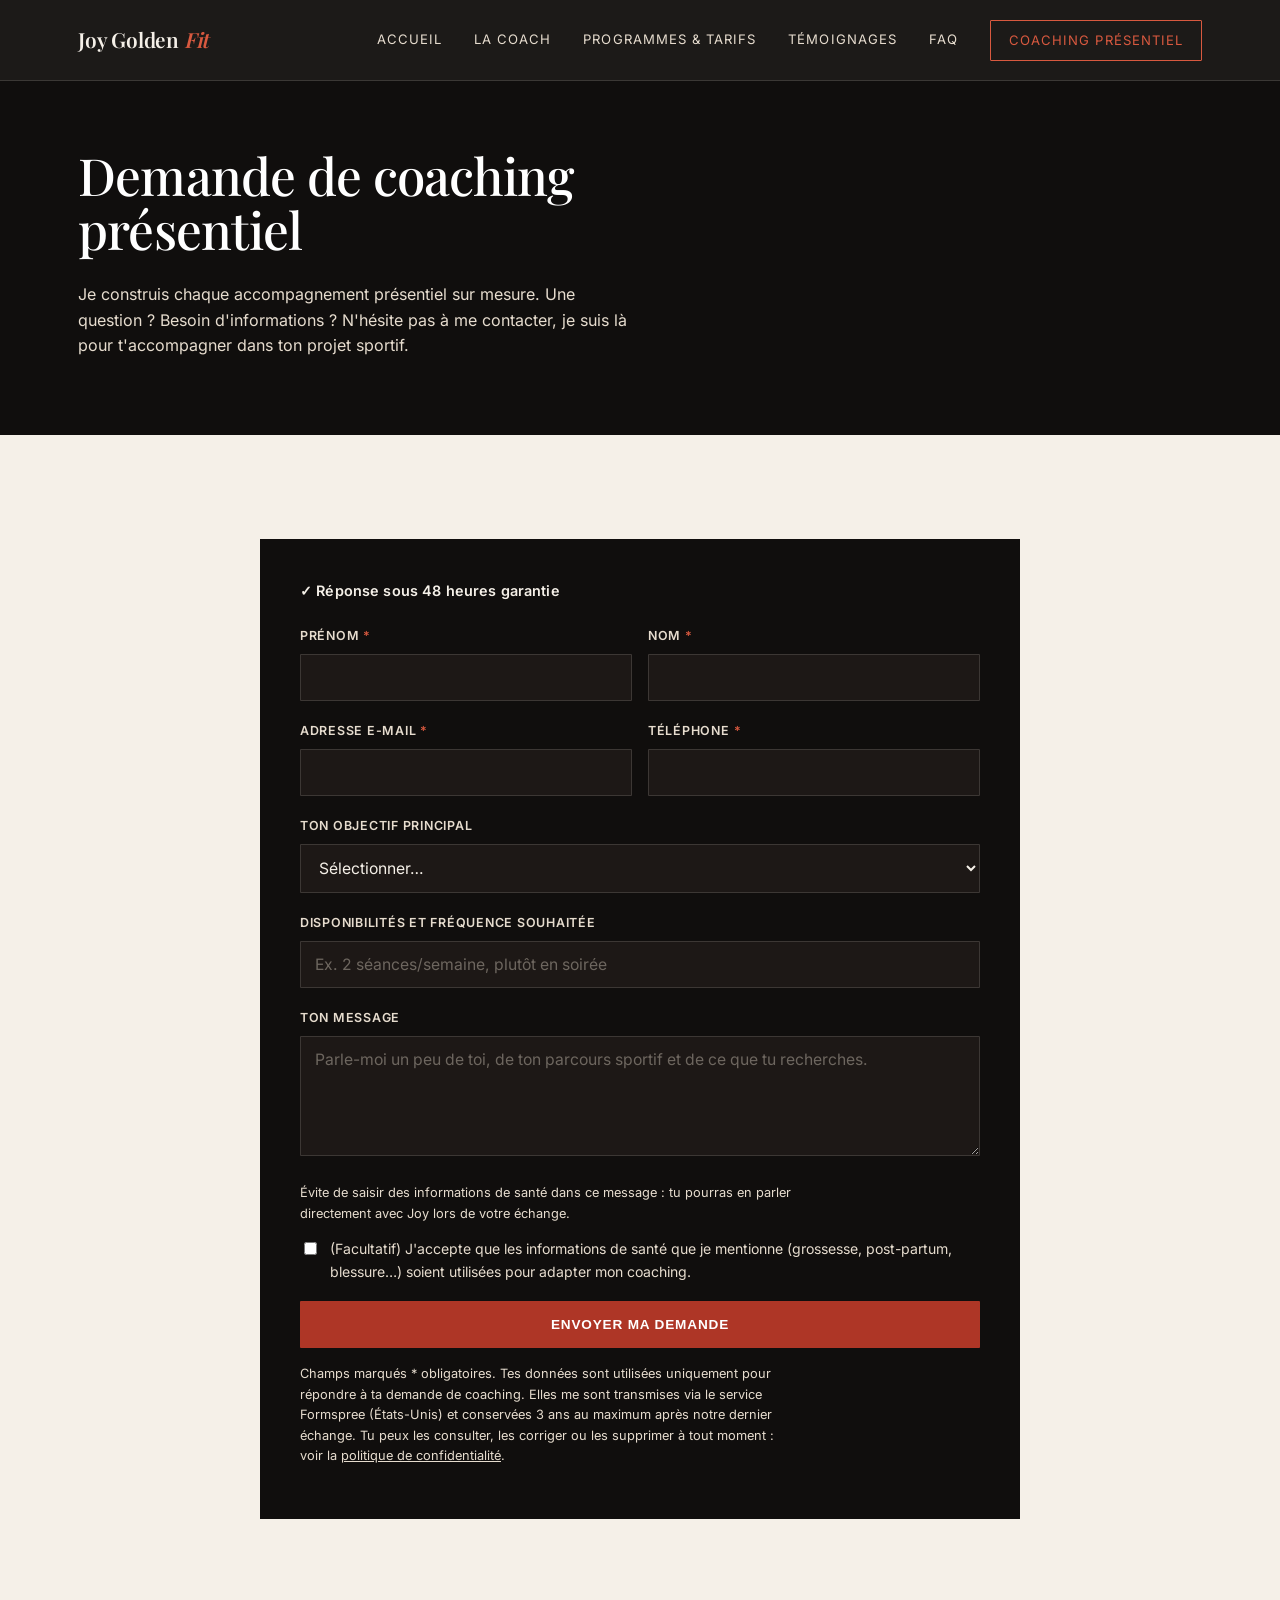
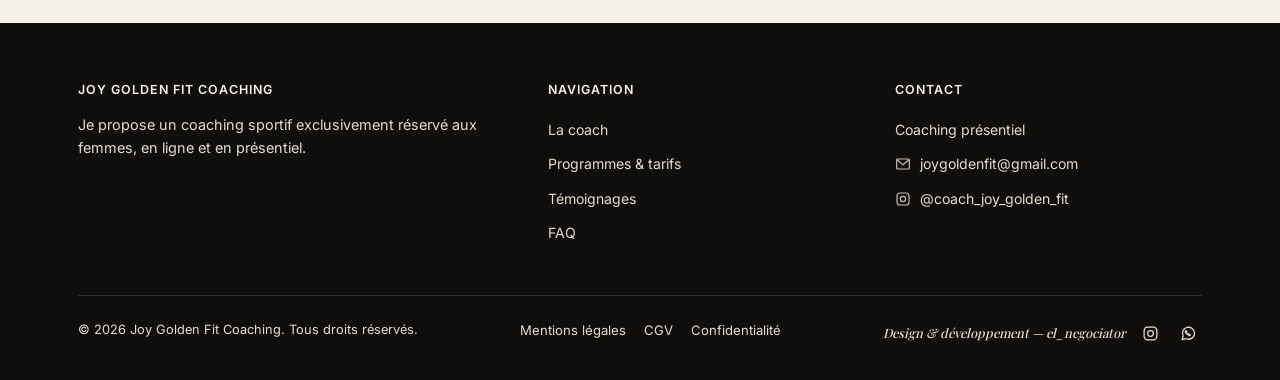
<file: contact.html>
<!DOCTYPE html>
<html lang="fr">
<head>
<meta charset="UTF-8">
<meta name="viewport" content="width=device-width, initial-scale=1">
<title>Coaching présentiel — Contact — Joy Golden Fit Coaching</title>
<meta name="description" content="Demande de coaching présentiel avec moi. Remplis le formulaire pour être recontactée et recevoir une proposition personnalisée.">
<link rel="stylesheet" href="style.css?v=6">
</head>
<body>

<header class="site-header">
  <div class="container">
    <a href="index.html" class="logo">Joy Golden <span>Fit</span></a>
    <button class="nav-toggle" aria-label="Ouvrir le menu" aria-expanded="false">☰</button>
    <nav class="main-nav">
      <a href="index.html">Accueil</a>
      <a href="la-coach.html">La coach</a>
      <a href="programmes.html">Programmes &amp; tarifs</a>
      <a href="temoignages.html">Témoignages</a>
      <a href="faq.html">FAQ</a>
      <a href="contact.html" class="nav-cta" aria-current="page">Coaching présentiel</a>
    </nav>
  </div>
</header>

<main>

  <section class="page-intro">
    <div class="container">
      <span class="eyebrow-line"></span>
      <h1 data-cms-contact-title>Demande de coaching présentiel</h1>
      <p data-cms-contact-intro>Je construis chaque accompagnement présentiel sur mesure. Une question ? Besoin d'informations ? N'hésite pas à me contacter, je suis là pour t'accompagner dans ton projet sportif.</p>
    </div>
  </section>

  <section>
    <div class="container">
      <div class="form-wrap" style="display:block; max-width:760px; margin:0 auto;">

        <form class="coaching-form" action="https://formspree.io/f/xbglwzya" method="POST">
          <input type="hidden" name="subject" value="Demande de coaching Joy Golden Fit">
          <div class="response-badge" data-cms-contact-badge style="text-align:left; margin-bottom:24px;">✓ Réponse sous 48 heures garantie</div>

          <div class="two-col">
            <div class="field">
              <label for="prenom">Prénom <span class="req">*</span></label>
              <input type="text" id="prenom" name="prenom" required>
            </div>
            <div class="field">
              <label for="nom">Nom <span class="req">*</span></label>
              <input type="text" id="nom" name="nom" required>
            </div>
          </div>

          <div class="two-col">
            <div class="field">
              <label for="email">Adresse e-mail <span class="req">*</span></label>
              <input type="email" id="email" name="email" required>
            </div>
            <div class="field">
              <label for="telephone">Téléphone <span class="req">*</span></label>
              <input type="tel" id="telephone" name="telephone" required>
            </div>
          </div>

          <div class="field">
            <label for="objectif">Ton objectif principal</label>
            <select id="objectif" name="objectif">
              <option value="">Sélectionner…</option>
              <option value="perte-de-poids">Perte de poids</option>
              <option value="tonification">Tonification / prise de masse</option>
              <option value="post-partum">Reprise post-partum</option>
              <option value="preparation-evenement">Préparation à un événement (mariage, vacances…)</option>
              <option value="bien-etre">Bien-être général / remise en forme</option>
              <option value="autre">Autre</option>
            </select>
          </div>

          <div class="field">
            <label for="disponibilites">Disponibilités et fréquence souhaitée</label>
            <input type="text" id="disponibilites" name="disponibilites" placeholder="Ex. 2 séances/semaine, plutôt en soirée">
          </div>

          <div class="field">
            <label for="message">Ton message</label>
            <textarea id="message" name="message" placeholder="Parle-moi un peu de toi, de ton parcours sportif et de ce que tu recherches."></textarea>
          </div>

          <p class="form-note" style="margin:0 0 14px;">Évite de saisir des informations de santé dans ce message : tu pourras en parler directement avec Joy lors de votre échange.</p>

          <label class="field-check">
            <input type="checkbox" name="consentement-sante" value="oui">
            <span>(Facultatif) J'accepte que les informations de santé que je mentionne (grossesse, post-partum, blessure…) soient utilisées pour adapter mon coaching.</span>
          </label>

          <button type="submit" class="btn btn-gold" style="width:100%;">Envoyer ma demande</button>
          <p class="form-note">Champs marqués <span class="req">*</span> obligatoires. Tes données sont utilisées uniquement pour répondre à ta demande de coaching. Elles me sont transmises via le service Formspree (États-Unis) et conservées 3 ans au maximum après notre dernier échange. Tu peux les consulter, les corriger ou les supprimer à tout moment : voir la <a href="confidentialite.html" style="text-decoration:underline;">politique de confidentialité</a>.</p>
          <div class="form-status" role="status"></div>
        </form>

      </div>
    </div>
  </section>

</main>

<div data-site-footer></div>

<script src="script.js"></script>
</body>
</html>
</file>
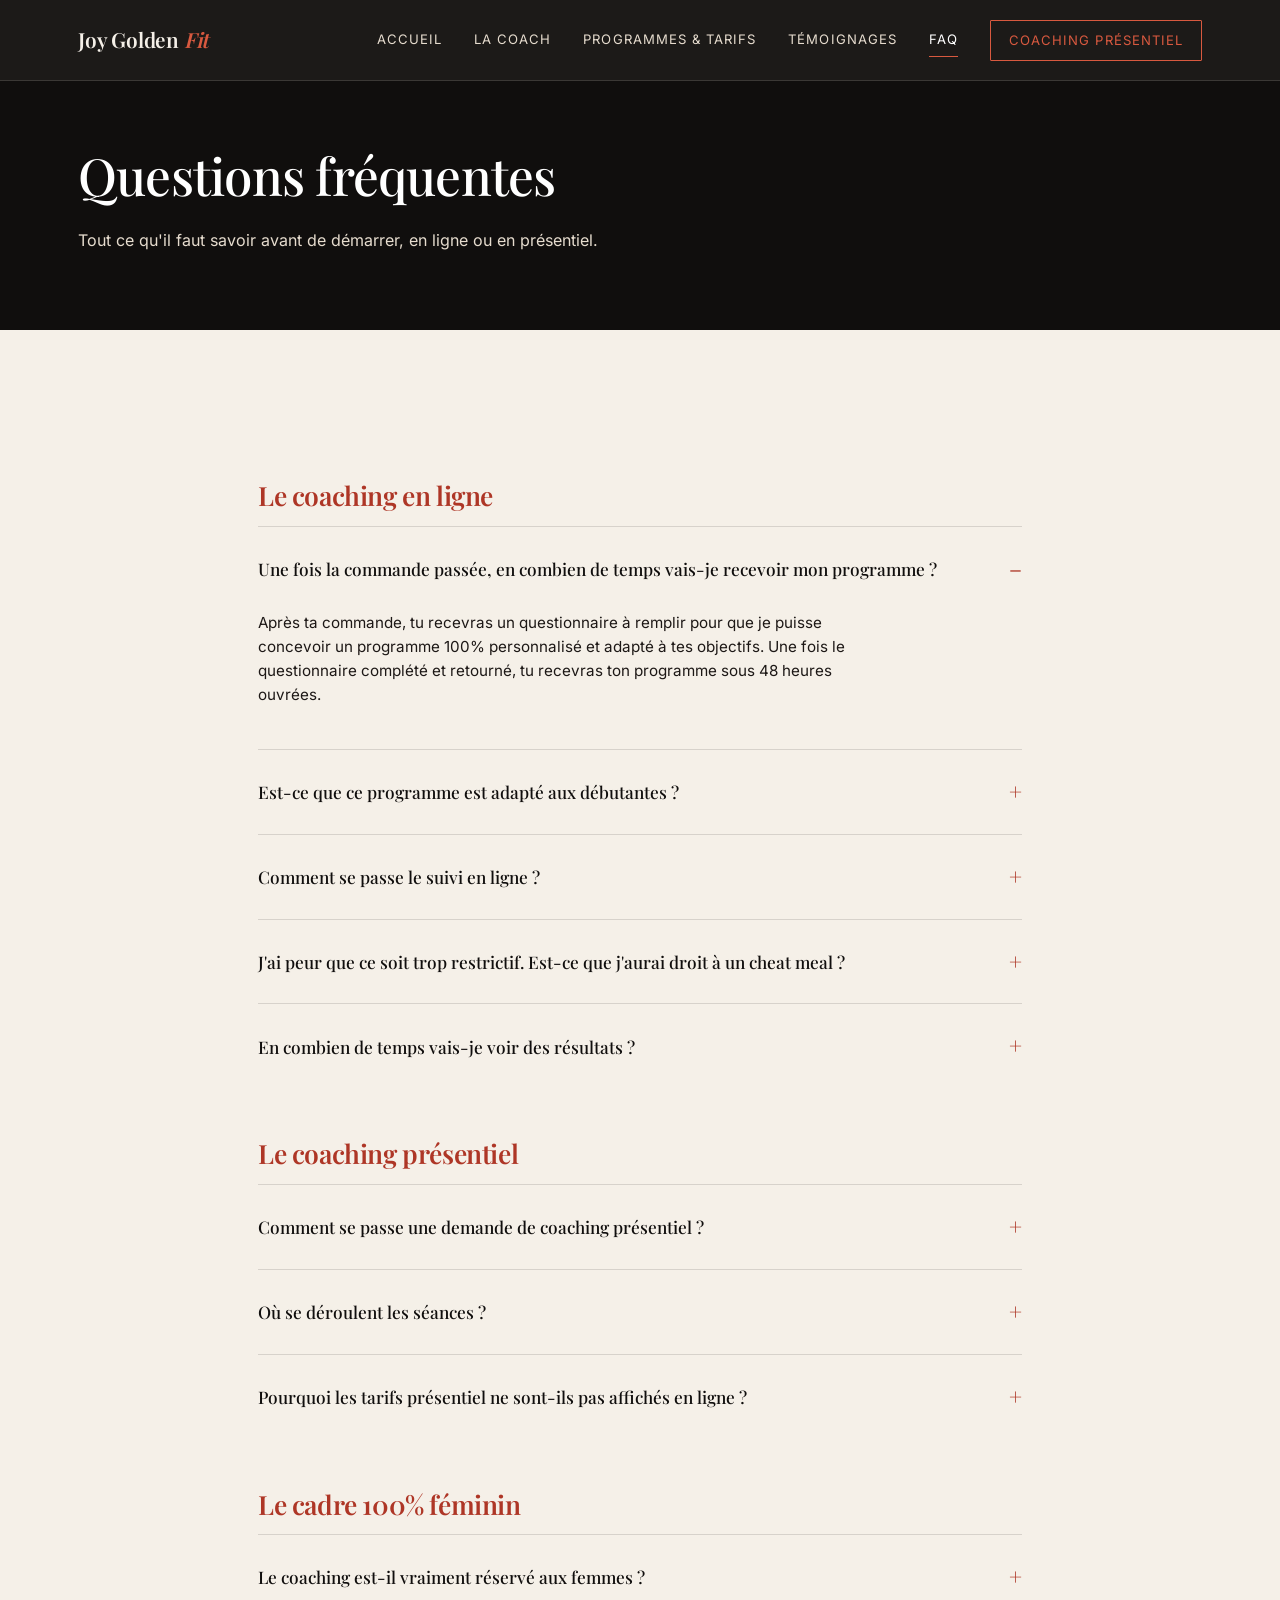
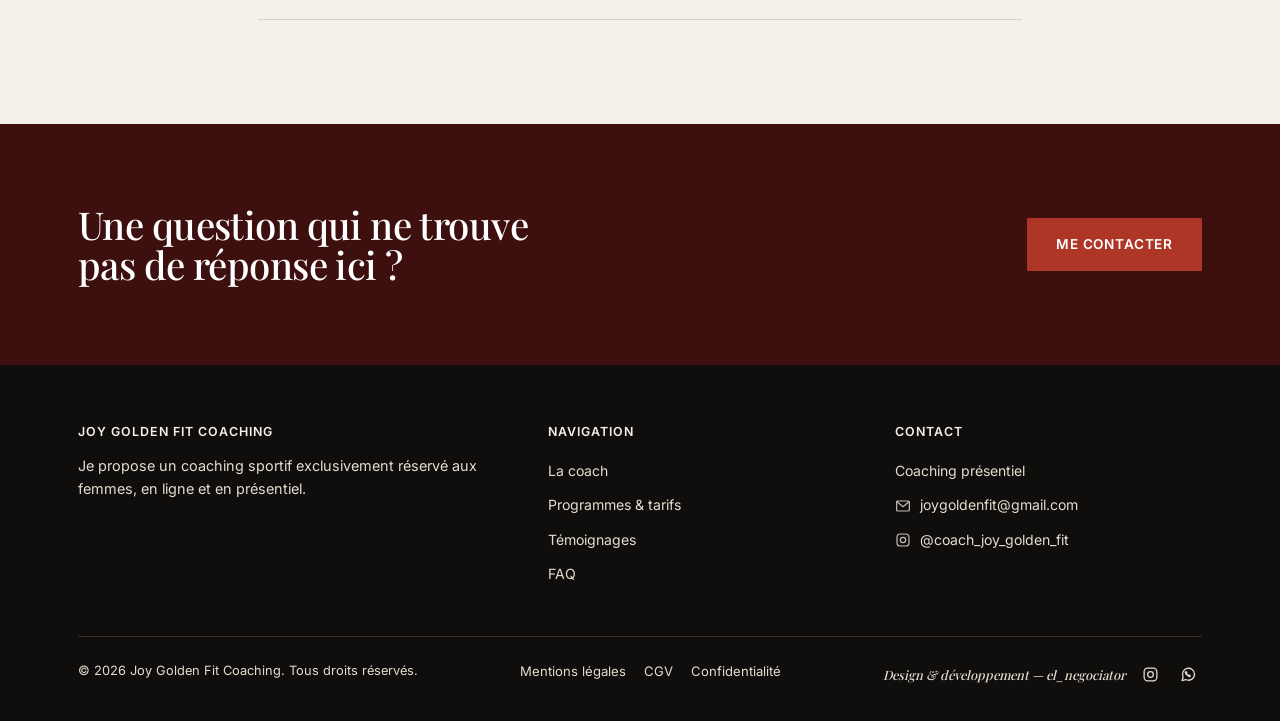
<file: faq.html>
<!DOCTYPE html>
<html lang="fr">
<head>
<meta charset="UTF-8">
<meta name="viewport" content="width=device-width, initial-scale=1">
<title>FAQ — Joy Golden Fit Coaching</title>
<meta name="description" content="Questions fréquentes sur le coaching en ligne et présentiel de Joy Golden Fit Coaching.">
<link rel="stylesheet" href="style.css?v=6">
</head>
<body>

<header class="site-header">
  <div class="container">
    <a href="index.html" class="logo">Joy Golden <span>Fit</span></a>
    <button class="nav-toggle" aria-label="Ouvrir le menu" aria-expanded="false">☰</button>
    <nav class="main-nav">
      <a href="index.html">Accueil</a>
      <a href="la-coach.html">La coach</a>
      <a href="programmes.html">Programmes &amp; tarifs</a>
      <a href="temoignages.html">Témoignages</a>
      <a href="faq.html" aria-current="page">FAQ</a>
      <a href="contact.html" class="nav-cta">Coaching présentiel</a>
    </nav>
  </div>
</header>

<main>

  <section class="page-intro">
    <div class="container">
      <span class="eyebrow-line"></span>
      <h1 data-cms-faq-title>Questions fréquentes</h1>
      <p data-cms-faq-intro>Tout ce qu'il faut savoir avant de démarrer, en ligne ou en présentiel.</p>
    </div>
  </section>

  <section>
    <div class="container" style="max-width:820px;" data-cms-faq>

      <h3 class="faq-category">Le coaching en ligne</h3>

      <details class="faq-item" open>
        <summary>Une fois la commande passée, en combien de temps vais-je recevoir mon programme ?</summary>
        <p class="faq-a">Après ta commande, tu recevras un questionnaire à remplir pour que je puisse concevoir un programme 100% personnalisé et adapté à tes objectifs. Une fois le questionnaire complété et retourné, tu recevras ton programme sous 48 heures ouvrées.</p>
      </details>
      <details class="faq-item">
        <summary>Est-ce que ce programme est adapté aux débutantes ?</summary>
        <p class="faq-a">Oui, il est totalement adapté aux débutantes ! Peu importe ton niveau, les exercices et l'accompagnement sont conçus pour te permettre de progresser à ton rythme, avec toutes les explications nécessaires pour bien exécuter les mouvements en toute confiance.</p>
      </details>
      <details class="faq-item">
        <summary>Comment se passe le suivi en ligne ?</summary>
        <p class="faq-a">Le suivi se fait principalement par mail. Chaque semaine, nous faisons un bilan complet : progrès, photos d'évolution, mensurations, ressentis et éventuelles difficultés. En dehors du bilan hebdomadaire, tu peux me poser toutes tes questions en illimité via WhatsApp, du lundi au vendredi de 9h à 19h. Je réponds sous quelques heures, voire instantanément selon mes disponibilités.</p>
      </details>
      <details class="faq-item">
        <summary>J'ai peur que ce soit trop restrictif. Est-ce que j'aurai droit à un cheat meal ?</summary>
        <p class="faq-a">Oui, un cheat meal occasionnel est possible, mais il doit rester maîtrisé. L'objectif est de te faire plaisir sans compromettre tes progrès. Un écart de temps en temps ne ruinera pas tes efforts, mais la régularité et la discipline restent essentielles pour atteindre tes objectifs.</p>
      </details>
      <details class="faq-item">
        <summary>En combien de temps vais-je voir des résultats ?</summary>
        <p class="faq-a">Les premiers résultats apparaissent généralement au bout de quelques semaines, mais cela dépend de ton engagement, de ta régularité et de ton métabolisme. En suivant le programme sérieusement, tu verras des changements visibles et durables tout en gagnant en confiance et en bien-être.</p>
      </details>

      <h3 class="faq-category" style="margin-top:52px;">Le coaching présentiel</h3>

      <details class="faq-item">
        <summary>Comment se passe une demande de coaching présentiel ?</summary>
        <p class="faq-a">Tu remplis le formulaire de contact avec tes coordonnées et ton objectif. Je te recontacte pour un échange, puis je te propose une formule et un tarif adaptés à ta situation.</p>
      </details>
      <details class="faq-item">
        <summary>Où se déroulent les séances ?</summary>
        <p class="faq-a">[ Précisez la zone géographique et le ou les lieux : studio, domicile, extérieur. ]</p>
      </details>
      <details class="faq-item">
        <summary>Pourquoi les tarifs présentiel ne sont-ils pas affichés en ligne ?</summary>
        <p class="faq-a">Chaque accompagnement présentiel est construit sur mesure selon la fréquence, la durée et le lieu des séances : je te communique donc le tarif après un échange, afin de te proposer une formule réellement adaptée.</p>
      </details>

      <h3 class="faq-category" style="margin-top:52px;">Le cadre 100% féminin</h3>

      <details class="faq-item">
        <summary>Le coaching est-il vraiment réservé aux femmes ?</summary>
        <p class="faq-a">Oui, l'ensemble des accompagnements — en ligne comme en présentiel — est exclusivement dédié aux femmes.</p>
      </details>

    </div>
  </section>

</main>

<section class="cta-band">
  <div class="container">
    <h2>Une question qui ne trouve pas de réponse ici ?</h2>
    <div class="cta-row" style="margin:0;">
      <a href="contact.html" class="btn btn-gold">Me contacter</a>
    </div>
  </div>
</section>

<div data-site-footer></div>

<script src="script.js"></script>
</body>
</html>
</file>
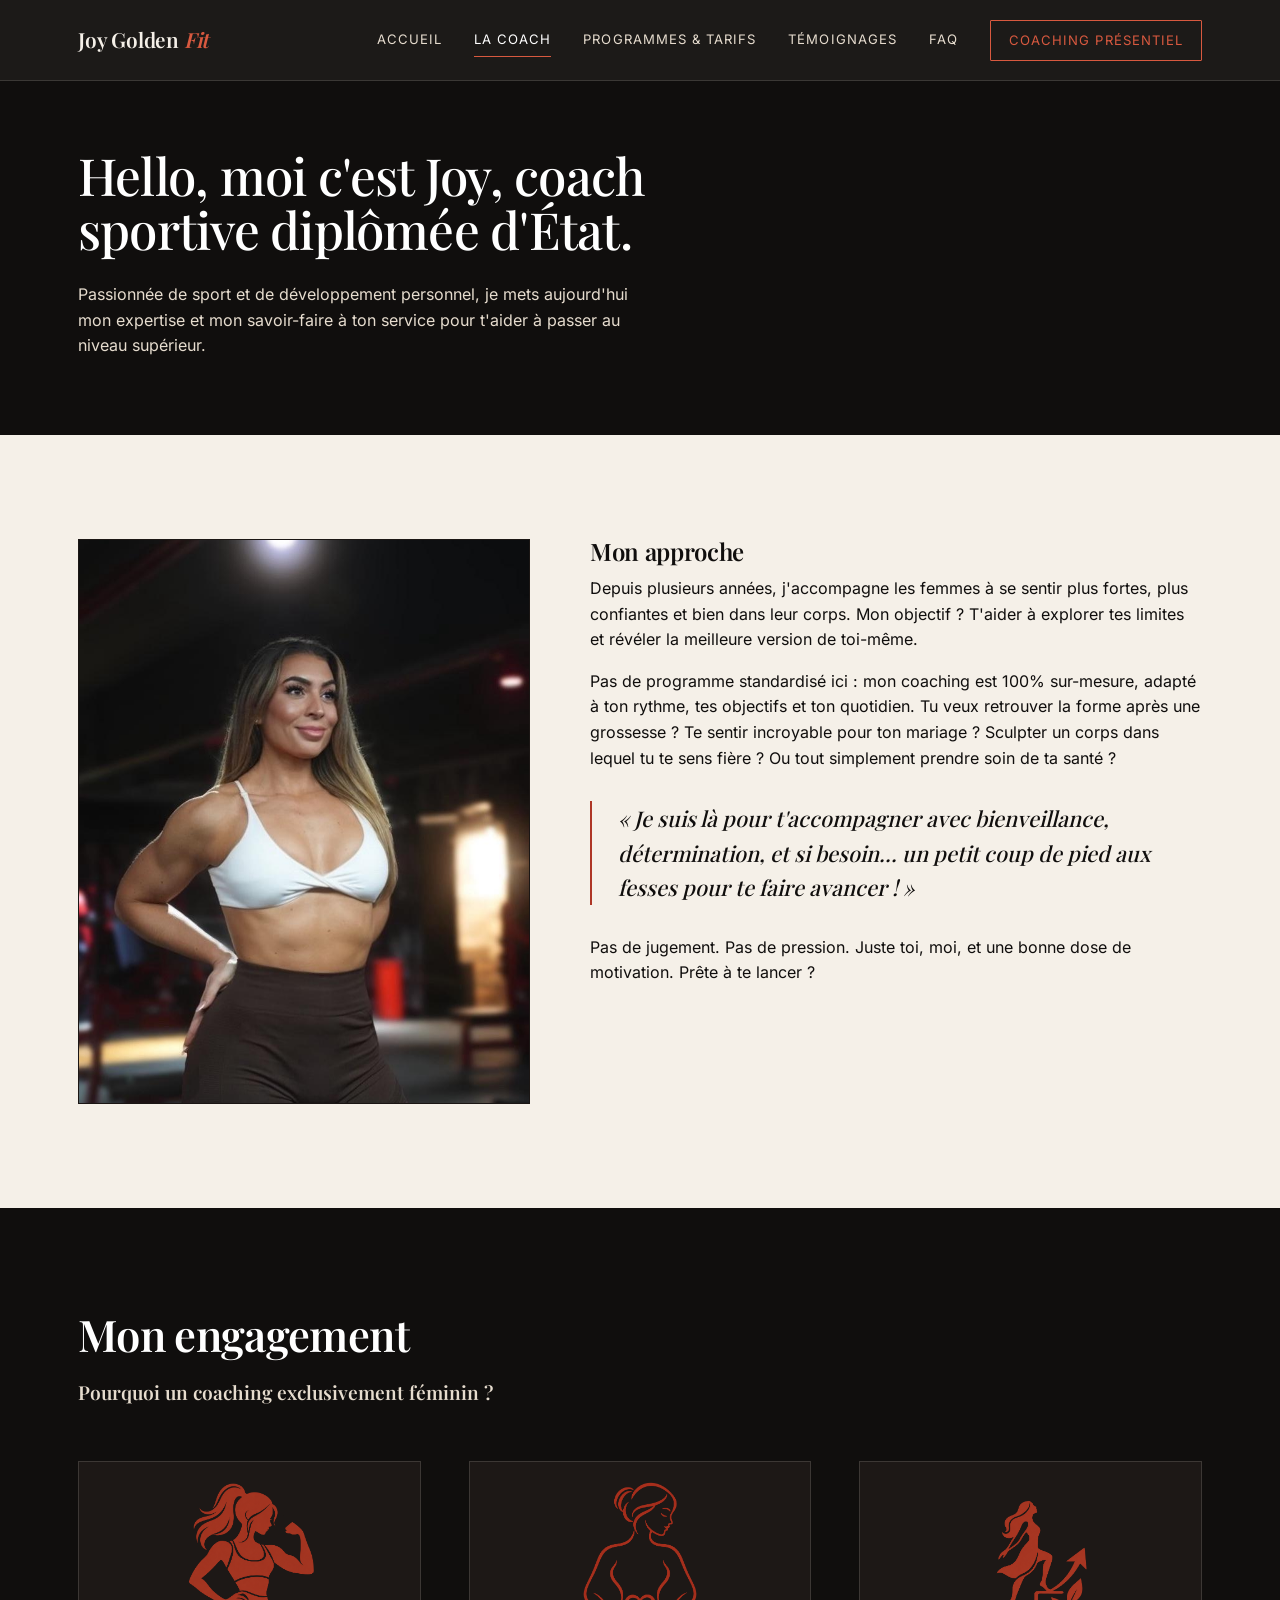
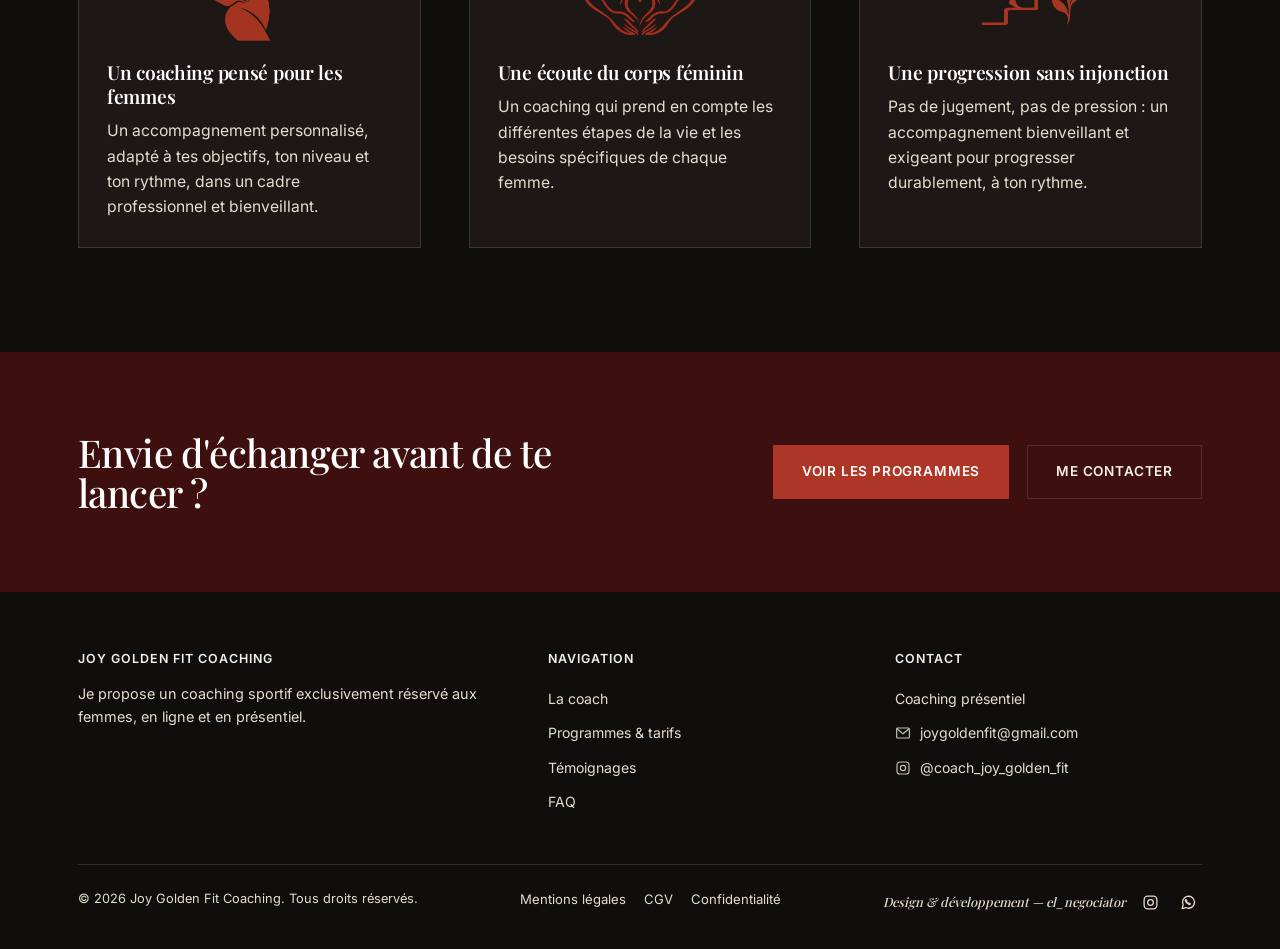
<file: la-coach.html>
<!DOCTYPE html>
<html lang="fr">
<head>
<meta charset="UTF-8">
<meta name="viewport" content="width=device-width, initial-scale=1">
<title>La coach — Joy Golden Fit Coaching</title>
<meta name="description" content="Hello, moi c'est Joy, coach sportive diplômée d'État, spécialisée dans l'accompagnement 100% féminin.">
<link rel="stylesheet" href="style.css?v=6">
<style>
  .engagement-icon{
    width:clamp(132px,14vw,176px);
    height:auto;
    aspect-ratio:1/1;
    object-fit:contain;
    display:block;
    margin:-16px auto 10px;
  }
  @media (max-width:600px){
    .engagement-icon{
      width:132px;
      margin-top:-10px;
    }
  }
</style>
</head>
<body>

<header class="site-header">
  <div class="container">
    <a href="index.html" class="logo">Joy Golden <span>Fit</span></a>
    <button class="nav-toggle" aria-label="Ouvrir le menu" aria-expanded="false">☰</button>
    <nav class="main-nav">
      <a href="index.html">Accueil</a>
      <a href="la-coach.html" aria-current="page">La coach</a>
      <a href="programmes.html">Programmes &amp; tarifs</a>
      <a href="temoignages.html">Témoignages</a>
      <a href="faq.html">FAQ</a>
      <a href="contact.html" class="nav-cta">Coaching présentiel</a>
    </nav>
  </div>
</header>

<main>

  <section class="page-intro">
    <div class="container">
      <span class="eyebrow-line"></span>
      <h1 data-cms-coach-title>Hello, moi c'est Joy, coach sportive diplômée d'État.</h1>
      <p data-cms-coach-intro>Passionnée de sport et de développement personnel, je mets aujourd'hui mon expertise et mon savoir-faire à ton service pour t'aider à passer au niveau supérieur.</p>
    </div>
  </section>

  <section>
    <div class="container">
      <div class="split">
        <div class="frame"><img src="images/content/la-coach.jpeg" alt="Joy, coach sportive de Joy Golden Fit Coaching" data-cms-coach-photo></div>
        <div>
          <h2 data-cms-coach-approach-title>Mon approche</h2>
          <p data-cms-coach-p1>Depuis plusieurs années, j'accompagne les femmes à se sentir plus fortes, plus confiantes et bien dans leur corps. Mon objectif ? T'aider à explorer tes limites et révéler la meilleure version de toi-même.</p>
          <p data-cms-coach-p2>Pas de programme standardisé ici : mon coaching est 100% sur-mesure, adapté à ton rythme, tes objectifs et ton quotidien. Tu veux retrouver la forme après une grossesse ? Te sentir incroyable pour ton mariage ? Sculpter un corps dans lequel tu te sens fière ? Ou tout simplement prendre soin de ta santé ?</p>
          <div class="quote-block" data-cms-coach-quote>« Je suis là pour t'accompagner avec bienveillance, détermination, et si besoin... un petit coup de pied aux fesses pour te faire avancer ! »</div>
          <p data-cms-coach-closing>Pas de jugement. Pas de pression. Juste toi, moi, et une bonne dose de motivation. Prête à te lancer ?</p>
        </div>
      </div>
    </div>
  </section>

  <section class="section-dark">
    <div class="container">
      <div class="section-head inverted">
        <h2 data-cms-coach-engagement-title>Mon engagement</h2>
        <p class="section-subtitle" data-cms-coach-engagement-intro>Pourquoi un coaching exclusivement féminin ?</p>
      </div>
      <div class="pillars" style="background:transparent; border:none;">
        <div class="pillar" style="background:var(--ink-soft); border:1px solid var(--line); padding:28px;">
          <img src="images/icone-coaching-pour-femmes.png" alt="Illustration d'un coaching pensé pour les femmes" class="engagement-icon">
          <h3 style="color:var(--white);">Un coaching pensé pour les femmes</h3>
          <p style="color:var(--ivory-dim);">Un accompagnement personnalisé, adapté à tes objectifs, ton niveau et ton rythme, dans un cadre professionnel et bienveillant.</p>
        </div>
        <div class="pillar" style="background:var(--ink-soft); border:1px solid var(--line); padding:28px;">
          <img src="images/icone-ecoute-corps-feminin.png" alt="Illustration de l'écoute du corps féminin" class="engagement-icon">
          <h3 style="color:var(--white);">Une écoute du corps féminin</h3>
          <p style="color:var(--ivory-dim);">Un coaching qui prend en compte les différentes étapes de la vie et les besoins spécifiques de chaque femme.</p>
        </div>
        <div class="pillar" style="background:var(--ink-soft); border:1px solid var(--line); padding:28px;">
          <img src="images/icone-progression-sans-injonction.png" alt="Illustration d'une progression sans injonction" class="engagement-icon">
          <h3 style="color:var(--white);">Une progression sans injonction</h3>
          <p style="color:var(--ivory-dim);">Pas de jugement, pas de pression : un accompagnement bienveillant et exigeant pour progresser durablement, à ton rythme.</p>
        </div>
      </div>
    </div>
  </section>

</main>

<section class="cta-band">
  <div class="container">
    <h2 data-cms-coach-cta-title>Envie d'échanger avant de te lancer ?</h2>
    <div class="cta-row" style="margin:0;">
      <a href="programmes.html" class="btn btn-gold">Voir les programmes</a>
      <a href="contact.html" class="btn btn-outline">Me contacter</a>
    </div>
  </div>
</section>

<div data-site-footer></div>

<script src="script.js"></script>
</body>
</html>
</file>
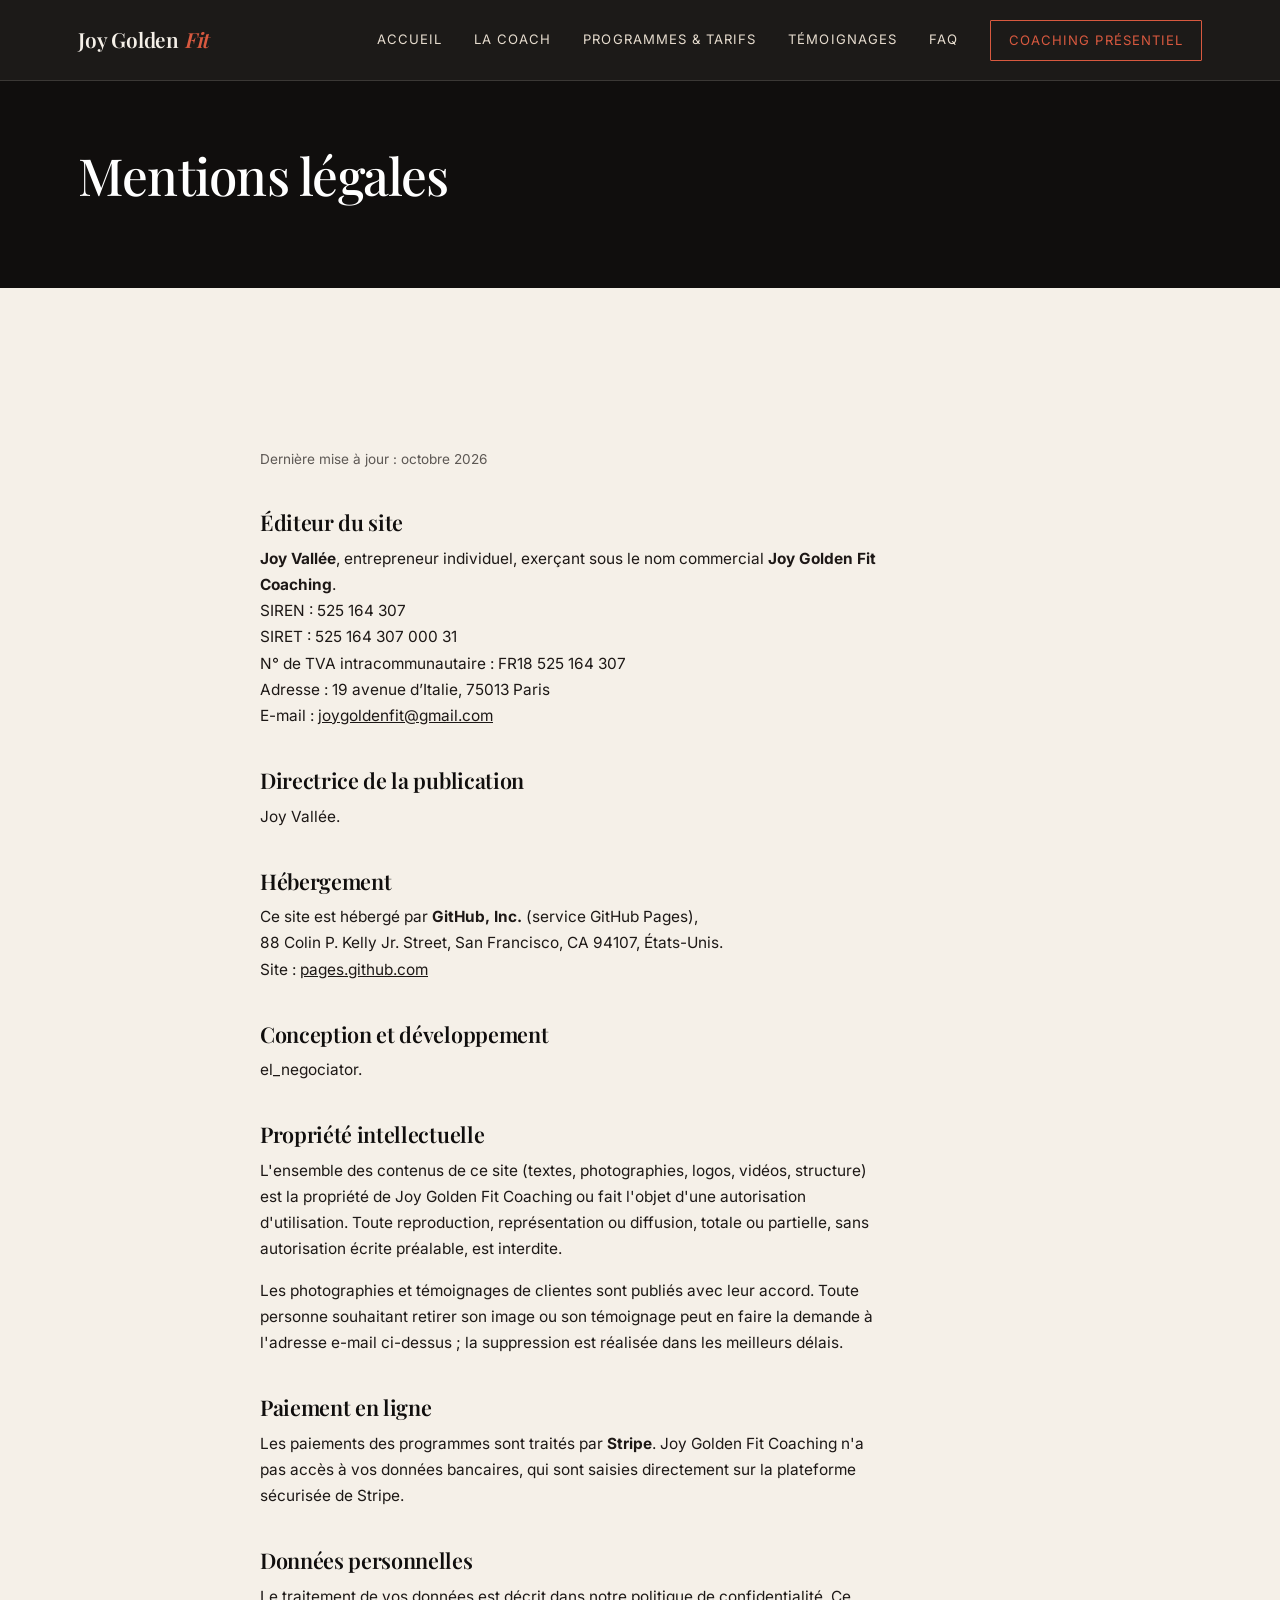
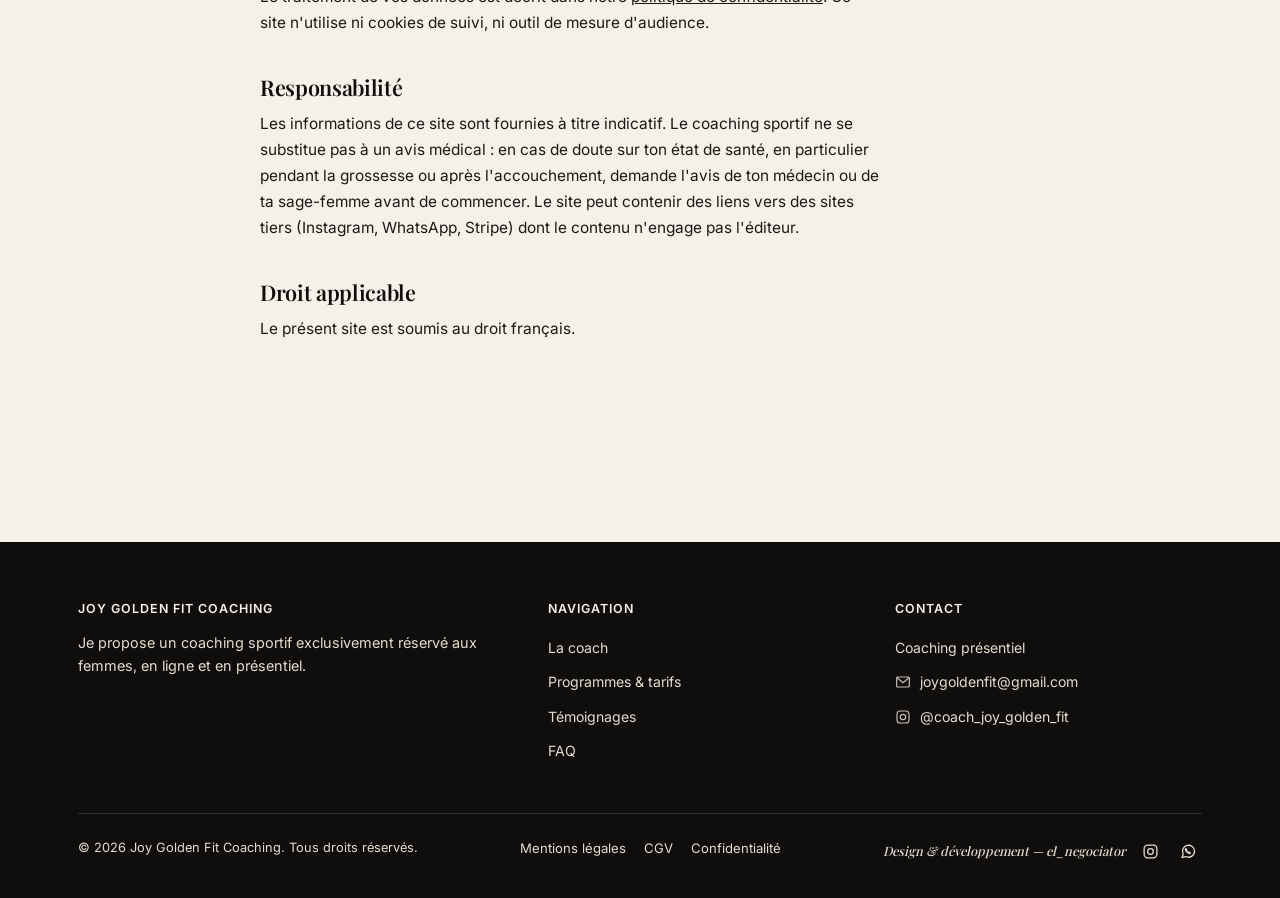
<file: mentions-legales.html>
<!DOCTYPE html>
<html lang="fr">
<head>
<meta charset="UTF-8">
<meta name="viewport" content="width=device-width, initial-scale=1">
<title>Mentions légales — Joy Golden Fit Coaching</title>
<meta name="description" content="Mentions légales du site Joy Golden Fit Coaching.">
<meta name="robots" content="noindex, follow">
<link rel="stylesheet" href="style.css?v=6">
</head>
<body>

<header class="site-header">
  <div class="container">
    <a href="index.html" class="logo">Joy Golden <span>Fit</span></a>
    <button class="nav-toggle" aria-label="Ouvrir le menu" aria-expanded="false">☰</button>
    <nav class="main-nav">
      <a href="index.html">Accueil</a>
      <a href="la-coach.html">La coach</a>
      <a href="programmes.html">Programmes &amp; tarifs</a>
      <a href="temoignages.html">Témoignages</a>
      <a href="faq.html">FAQ</a>
      <a href="contact.html" class="nav-cta">Coaching présentiel</a>
    </nav>
  </div>
</header>

<main>
  <section class="page-intro">
    <div class="container">
      <span class="eyebrow-line"></span>
      <h1>Mentions légales</h1>
    </div>
  </section>

  <section>
    <div class="container">
      <div class="legal">
        <p class="legal-updated">Dernière mise à jour : octobre 2026</p>

        <h2>Éditeur du site</h2>
        <p>
          <strong>Joy Vallée</strong>, entrepreneur individuel, exerçant sous le nom commercial <strong>Joy Golden Fit Coaching</strong>.<br>
          SIREN : 525 164 307<br>
          SIRET : 525 164 307 000 31<br>
          N° de TVA intracommunautaire : FR18 525 164 307<br>
          Adresse : 19 avenue d’Italie, 75013 Paris<br>
          E-mail : <a href="mailto:joygoldenfit@gmail.com">joygoldenfit@gmail.com</a>
        </p>

        <h2>Directrice de la publication</h2>
        <p>Joy Vallée.</p>

        <h2>Hébergement</h2>
        <p>
          Ce site est hébergé par <strong>GitHub, Inc.</strong> (service GitHub Pages),<br>
          88 Colin P. Kelly Jr. Street, San Francisco, CA 94107, États-Unis.<br>
          Site : <a href="https://pages.github.com" target="_blank" rel="noopener">pages.github.com</a>
        </p>

        <h2>Conception et développement</h2>
        <p>el_negociator.</p>

        <h2>Propriété intellectuelle</h2>
        <p>L'ensemble des contenus de ce site (textes, photographies, logos, vidéos, structure) est la propriété de Joy Golden Fit Coaching ou fait l'objet d'une autorisation d'utilisation. Toute reproduction, représentation ou diffusion, totale ou partielle, sans autorisation écrite préalable, est interdite.</p>
        <p>Les photographies et témoignages de clientes sont publiés avec leur accord. Toute personne souhaitant retirer son image ou son témoignage peut en faire la demande à l'adresse e-mail ci-dessus ; la suppression est réalisée dans les meilleurs délais.</p>

        <h2>Paiement en ligne</h2>
        <p>Les paiements des programmes sont traités par <strong>Stripe</strong>. Joy Golden Fit Coaching n'a pas accès à vos données bancaires, qui sont saisies directement sur la plateforme sécurisée de Stripe.</p>

        <h2>Données personnelles</h2>
        <p>Le traitement de vos données est décrit dans notre <a href="confidentialite.html">politique de confidentialité</a>. Ce site n'utilise ni cookies de suivi, ni outil de mesure d'audience.</p>

        <h2>Responsabilité</h2>
        <p>Les informations de ce site sont fournies à titre indicatif. Le coaching sportif ne se substitue pas à un avis médical : en cas de doute sur ton état de santé, en particulier pendant la grossesse ou après l'accouchement, demande l'avis de ton médecin ou de ta sage-femme avant de commencer. Le site peut contenir des liens vers des sites tiers (Instagram, WhatsApp, Stripe) dont le contenu n'engage pas l'éditeur.</p>

        <h2>Droit applicable</h2>
        <p>Le présent site est soumis au droit français.</p>
      </div>
    </div>
  </section>
</main>

<div data-site-footer></div>

<script src="script.js"></script>
</body>
</html>
</file>
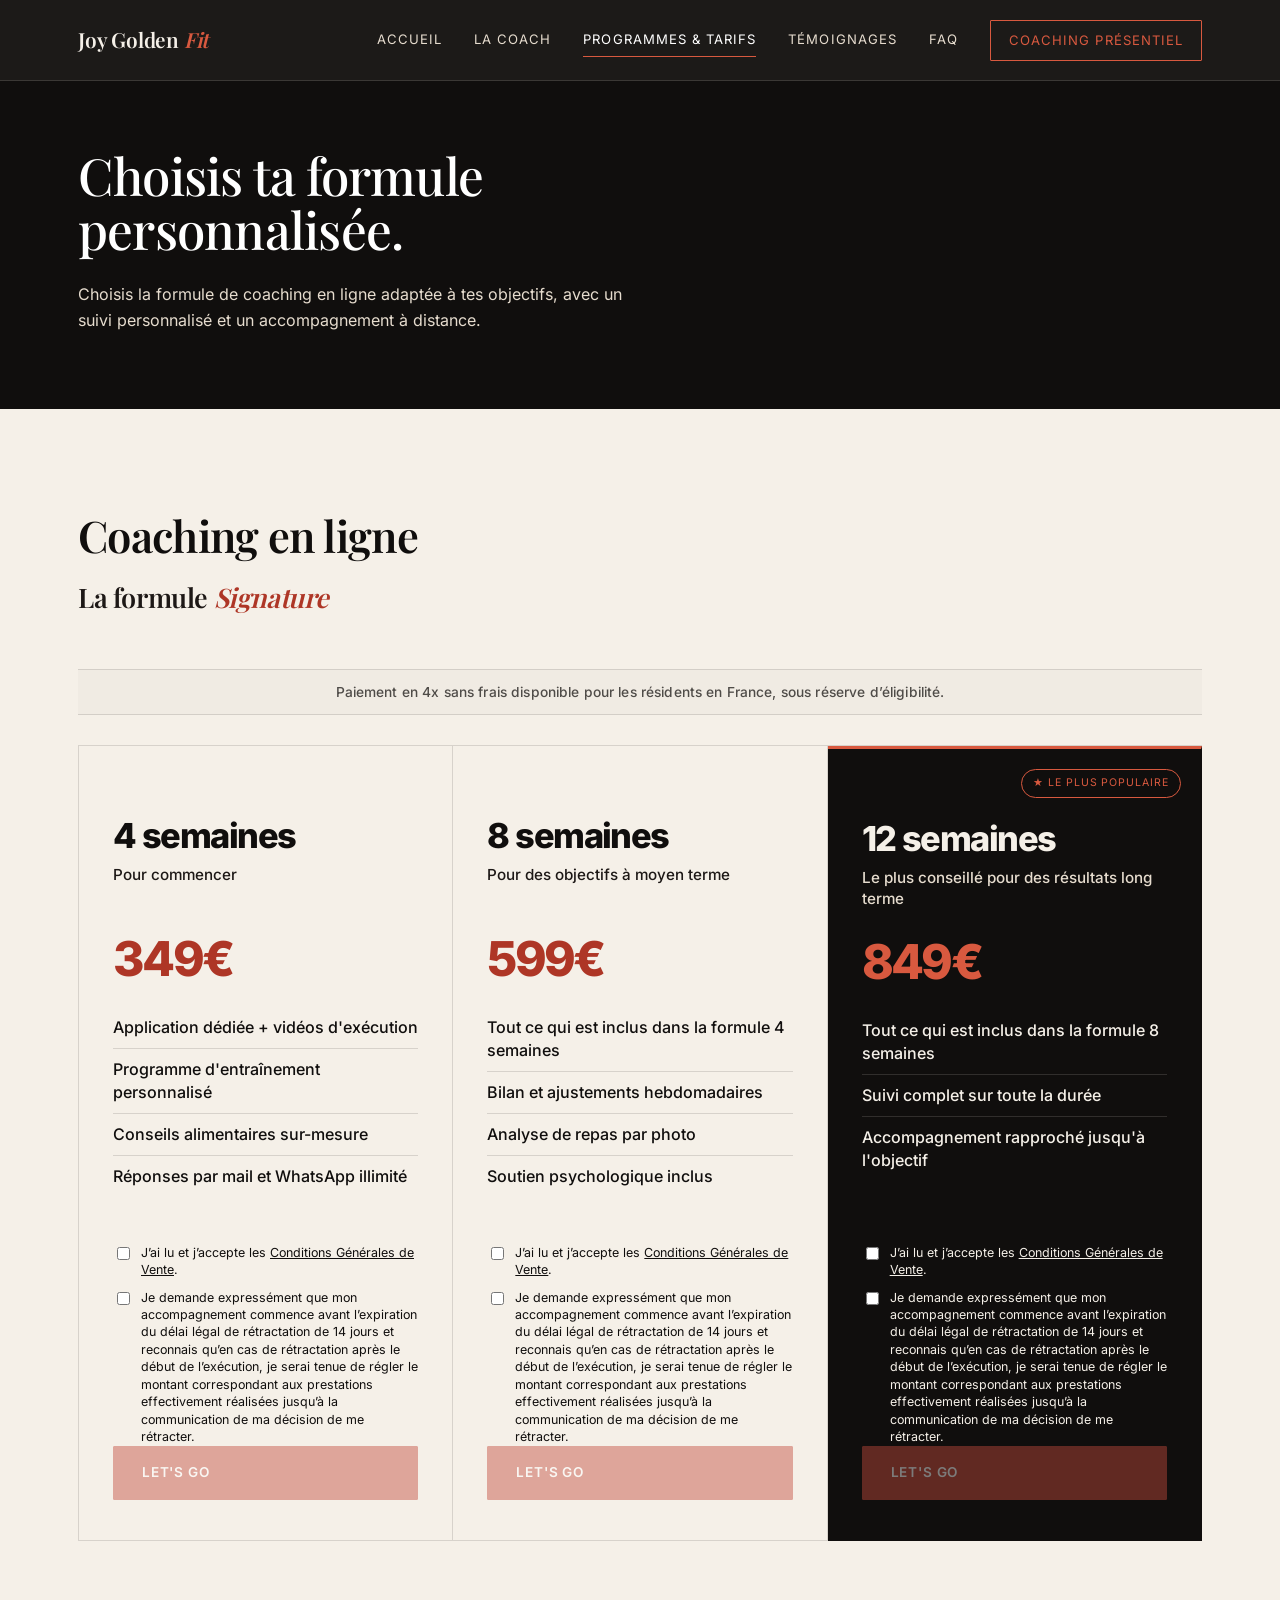
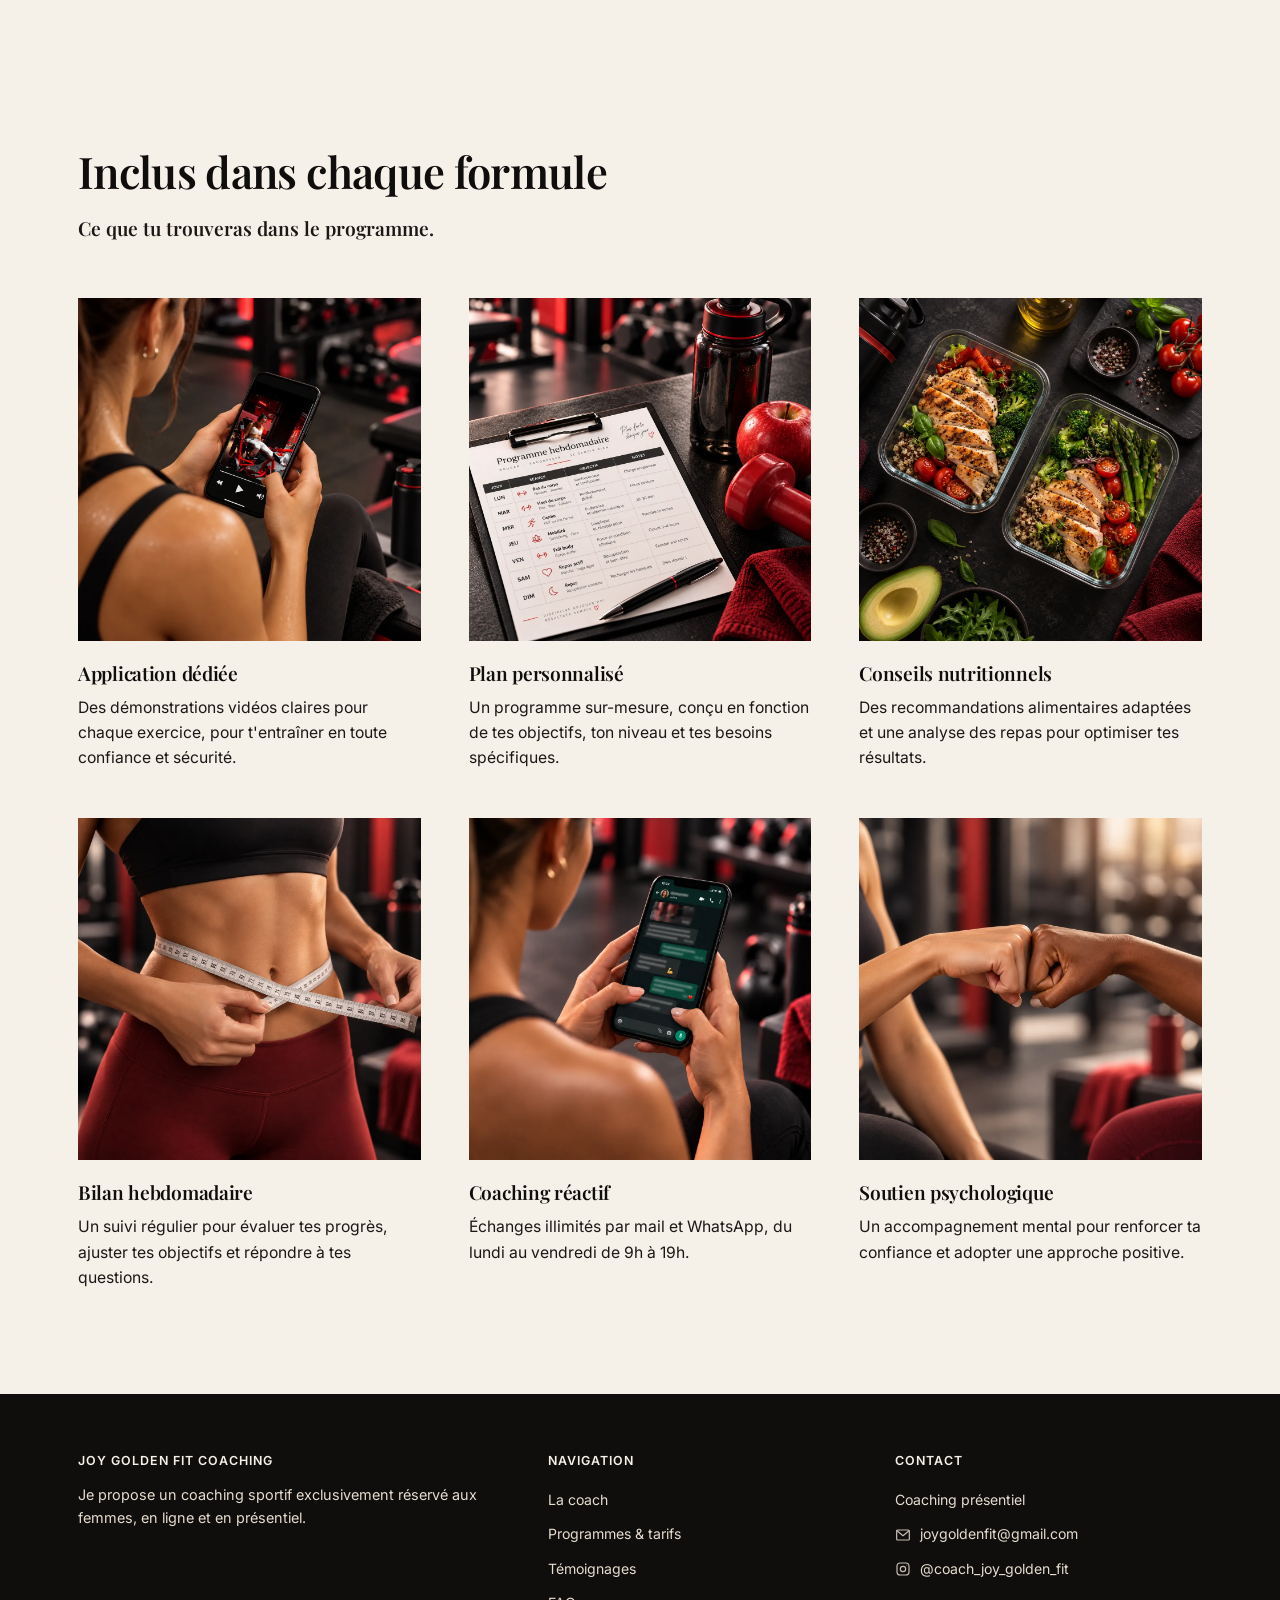
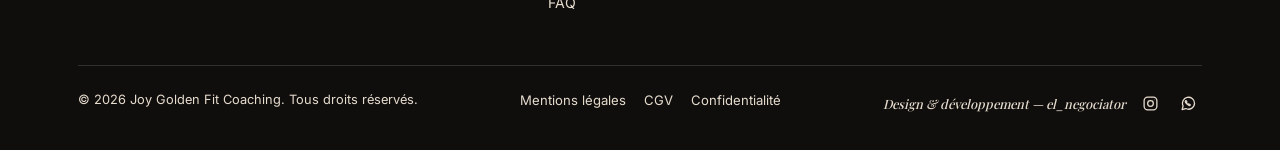
<file: programmes.html>
<!DOCTYPE html>
<html lang="fr">
<head>
<meta charset="UTF-8">
<meta name="viewport" content="width=device-width, initial-scale=1">
<title>Programmes &amp; tarifs — Joy Golden Fit Coaching</title>
<meta name="description" content="Découvre les formules de coaching en ligne de Joy Golden Fit et leurs tarifs. Pour le coaching présentiel, fais une demande personnalisée.">
<link rel="stylesheet" href="style.css?v=7">
<style>
  .signature-subtitle{
    font-family:var(--font-display);
    font-size:clamp(1.5rem,2.1vw,1.75rem) !important;
    font-weight:600 !important;
    font-style:normal;
    line-height:1.2;
    letter-spacing:-0.015em;
    color:var(--ink-soft) !important;
    margin-top:10px !important;
    margin-bottom:0 !important;
  }
  .signature-subtitle em{
    color:var(--gold);
    font-style:italic;
    font-weight:600;
  }
  .payment-banner{
    margin:0 0 30px;
    padding:11px 16px;
    border-top:1px solid var(--line-dark);
    border-bottom:1px solid var(--line-dark);
    color:rgba(16,14,13,.72);
    font-size:.86rem;
    font-weight:500;
    letter-spacing:.01em;
    text-align:center;
    background:rgba(16,14,13,.018);
  }
  .programme-pillars{
    display:grid;
    grid-template-columns:repeat(3,1fr);
    gap:48px;
  }
  .programme-pillars .pillar{
    padding-top:0;
    border-top:none;
  }
  .programme-pillars .pillar-image{
    width:100%;
    aspect-ratio:1/1;
    object-fit:cover;
    object-position:center;
    display:block;
    margin-bottom:20px;
  }
  .programme-pillars .pillar h3{
    font-size:1.2rem;
    font-weight:600;
    line-height:1.25;
    margin-bottom:10px;
  }
  .programme-pillars .pillar p{
    font-size:0.98rem;
    line-height:1.6;
  }
  .checkout-consent{margin-top:18px;display:grid;gap:10px;font-size:.78rem;line-height:1.4;text-align:left;}
  .checkout-consent label{display:flex;gap:8px;align-items:flex-start;cursor:pointer;}
  .checkout-consent input{margin-top:3px;flex:0 0 auto;}
  .checkout-consent a{text-decoration:underline;}
  .price-card .checkout-btn{background:#c34b3d!important;color:#fff!important;border-color:#c34b3d!important;} .price-card .checkout-btn[aria-disabled="true"]{opacity:.45!important;pointer-events:none;cursor:not-allowed;}
  .presentiel-layout{
    display:grid;
    grid-template-columns:minmax(0,1fr) minmax(260px,380px);
    gap:56px;
    align-items:center;
  }
  .presentiel-copy{
    max-width:720px;
  }
  .presentiel-video-wrap{
    width:100%;
    max-width:380px;
    justify-self:end;
  }
  .presentiel-video{
    width:100%;
    height:auto;
    max-height:520px;
    display:block;
    object-fit:contain;
    background:var(--ink-soft);
    border:1px solid var(--line);
  }
  @media (max-width:900px){
    .payment-banner{text-align:left;}
    .programme-pillars{grid-template-columns:repeat(2,1fr);gap:36px 28px;}
    .presentiel-layout{grid-template-columns:1fr;gap:34px;}
    .presentiel-video-wrap{justify-self:start;max-width:340px;}
  }
  @media (max-width:600px){
    .programme-pillars{grid-template-columns:1fr;gap:36px;}
    .presentiel-video-wrap{max-width:300px;margin:0 auto;}
  }
</style>
</head>
<body>

<header class="site-header">
  <div class="container">
    <a href="index.html" class="logo">Joy Golden <span>Fit</span></a>
    <button class="nav-toggle" aria-label="Ouvrir le menu" aria-expanded="false">☰</button>
    <nav class="main-nav">
      <a href="index.html">Accueil</a>
      <a href="la-coach.html">La coach</a>
      <a href="programmes.html" aria-current="page">Programmes &amp; tarifs</a>
      <a href="temoignages.html">Témoignages</a>
      <a href="faq.html">FAQ</a>
      <a href="contact.html" class="nav-cta">Coaching présentiel</a>
    </nav>
  </div>
</header>

<main>

  <section class="page-intro">
    <div class="container">
      <span class="eyebrow-line"></span>
      <h1 data-cms-programmes-title>Choisis ta formule personnalisée.</h1>
      <p data-cms-programmes-intro>Choisis la formule de coaching en ligne adaptée à tes objectifs, avec un suivi personnalisé et un accompagnement à distance.</p>
    </div>
  </section>

  <section>
    <div class="container">
      <div class="section-head inverted">
        <h2 data-cms-programmes-online-title>Coaching en ligne</h2>
        <p class="section-subtitle signature-subtitle"><span data-cms-programmes-signature-label>La formule</span> <em data-cms-programmes-signature-emphasis>Signature</em></p>
      </div>

      <div class="payment-banner">Paiement en 4x sans frais disponible pour les résidents en France, sous réserve d’éligibilité.</div>

      <div class="pricing-grid">
        <div class="price-card">
          <div class="plan-name">4 semaines</div>
          <div class="plan-sub">Pour commencer</div>
          <div class="price">349€</div>
          <ul>
            <li>Application dédiée + vidéos d'exécution</li>
            <li>Programme d'entraînement personnalisé</li>
            <li>Conseils alimentaires sur-mesure</li>
            <li>Réponses par mail et WhatsApp illimité</li>
          </ul>
          <div class="checkout-consent">
            <label><input type="checkbox" class="cgv-check"> <span>J’ai lu et j’accepte les <a href="cgv.html" target="_blank" rel="noopener">Conditions Générales de Vente</a>.</span></label>
            <label><input type="checkbox" class="start-check"> <span>Je demande expressément que mon accompagnement commence avant l’expiration du délai légal de rétractation de 14 jours et reconnais qu’en cas de rétractation après le début de l’exécution, je serai tenue de régler le montant correspondant aux prestations effectivement réalisées jusqu’à la communication de ma décision de me rétracter.</span></label>
          </div>
          <a href="https://www.paypal.com/ncp/payment/TEZTV5BJLBX2W" class="btn btn-gold checkout-btn" target="_blank" rel="noopener" aria-disabled="true">Let's go</a>
        </div>

        <div class="price-card">
          <div class="plan-name">8 semaines</div>
          <div class="plan-sub">Pour des objectifs à moyen terme</div>
          <div class="price">599€</div>
          <ul>
            <li>Tout ce qui est inclus dans la formule 4 semaines</li>
            <li>Bilan et ajustements hebdomadaires</li>
            <li>Analyse de repas par photo</li>
            <li>Soutien psychologique inclus</li>
          </ul>
          <div class="checkout-consent">
            <label><input type="checkbox" class="cgv-check"> <span>J’ai lu et j’accepte les <a href="cgv.html" target="_blank" rel="noopener">Conditions Générales de Vente</a>.</span></label>
            <label><input type="checkbox" class="start-check"> <span>Je demande expressément que mon accompagnement commence avant l’expiration du délai légal de rétractation de 14 jours et reconnais qu’en cas de rétractation après le début de l’exécution, je serai tenue de régler le montant correspondant aux prestations effectivement réalisées jusqu’à la communication de ma décision de me rétracter.</span></label>
          </div>
          <a href="https://www.paypal.com/ncp/payment/8JCUUPP6X237Q" class="btn btn-gold checkout-btn" target="_blank" rel="noopener" aria-disabled="true">Let's go</a>
        </div>

        <div class="price-card featured">
          <span class="popular-badge">★ Le plus populaire</span>
          <div class="plan-name">12 semaines</div>
          <div class="plan-sub">Le plus conseillé pour des résultats long terme</div>
          <div class="price">849€</div>
          <ul>
            <li>Tout ce qui est inclus dans la formule 8 semaines</li>
            <li>Suivi complet sur toute la durée</li>
            <li>Accompagnement rapproché jusqu'à l'objectif</li>
          </ul>
          <div class="checkout-consent">
            <label><input type="checkbox" class="cgv-check"> <span>J’ai lu et j’accepte les <a href="cgv.html" target="_blank" rel="noopener">Conditions Générales de Vente</a>.</span></label>
            <label><input type="checkbox" class="start-check"> <span>Je demande expressément que mon accompagnement commence avant l’expiration du délai légal de rétractation de 14 jours et reconnais qu’en cas de rétractation après le début de l’exécution, je serai tenue de régler le montant correspondant aux prestations effectivement réalisées jusqu’à la communication de ma décision de me rétracter.</span></label>
          </div>
          <a href="https://www.paypal.com/ncp/payment/L69YH6ALQ6Z4Q" class="btn btn-gold checkout-btn" target="_blank" rel="noopener" aria-disabled="true">Let's go</a>
        </div>
      </div>
    </div>
  </section>

  <section>
    <div class="container">
      <div class="section-head inverted">
        <h2 data-cms-programmes-included-title>Inclus dans chaque formule</h2>
        <p class="section-subtitle" data-cms-programmes-included-intro>Ce que tu trouveras dans le programme.</p>
      </div>
      <div class="programme-pillars">
        <div class="pillar">
          <img src="images/programme-application-dediee.webp" alt="Aperçu de l'application dédiée avec une vidéo d'entraînement de Joy" class="pillar-image">
          <h3>Application dédiée</h3>
          <p>Des démonstrations vidéos claires pour chaque exercice, pour t'entraîner en toute confiance et sécurité.</p>
        </div>
        <div class="pillar">
          <img src="images/programme-plan-entrainement-personnalise.webp" alt="Illustration d'un plan d'entraînement personnalisé" class="pillar-image">
          <h3>Plan personnalisé</h3>
          <p>Un programme sur-mesure, conçu en fonction de tes objectifs, ton niveau et tes besoins spécifiques.</p>
        </div>
        <div class="pillar">
          <img src="images/programme-conseils-nutritionnels.webp" alt="Repas équilibrés illustrant les conseils nutritionnels" class="pillar-image">
          <h3>Conseils nutritionnels</h3>
          <p>Des recommandations alimentaires adaptées et une analyse des repas pour optimiser tes résultats.</p>
        </div>
        <div class="pillar">
          <img src="images/programme-bilan-hebdomadaire.webp" alt="Illustration du bilan hebdomadaire et du suivi des progrès" class="pillar-image">
          <h3>Bilan hebdomadaire</h3>
          <p>Un suivi régulier pour évaluer tes progrès, ajuster tes objectifs et répondre à tes questions.</p>
        </div>
        <div class="pillar">
          <img src="images/programme-coaching-reactif-whatsapp-feminin.webp" alt="Échange WhatsApp avec une cliente dans le cadre du coaching réactif" class="pillar-image">
          <h3>Coaching réactif</h3>
          <p>Échanges illimités par mail et WhatsApp, du lundi au vendredi de 9h à 19h.</p>
        </div>
        <div class="pillar">
          <img src="images/programme-soutien-psychologique.webp" alt="Illustration du soutien et de l'accompagnement psychologique" class="pillar-image">
          <h3>Soutien psychologique</h3>
          <p>Un accompagnement mental pour renforcer ta confiance et adopter une approche positive.</p>
        </div>
      </div>
    </div>
  </section>


</main>

<div data-site-footer></div>

<script>
  document.querySelectorAll('.price-card').forEach(function(card){
    const cgv = card.querySelector('.cgv-check');
    const start = card.querySelector('.start-check');
    const button = card.querySelector('.checkout-btn');
    if (!cgv || !start || !button) return;
    function updateCheckout(){
      button.setAttribute('aria-disabled', String(!(cgv.checked && start.checked)));
    }
    cgv.addEventListener('change', updateCheckout);
    start.addEventListener('change', updateCheckout);
    button.addEventListener('click', function(event){
      if (!(cgv.checked && start.checked)) event.preventDefault();
    });
    updateCheckout();
  });
</script>
<script src="script.js"></script>
</body>
</html>
</file>
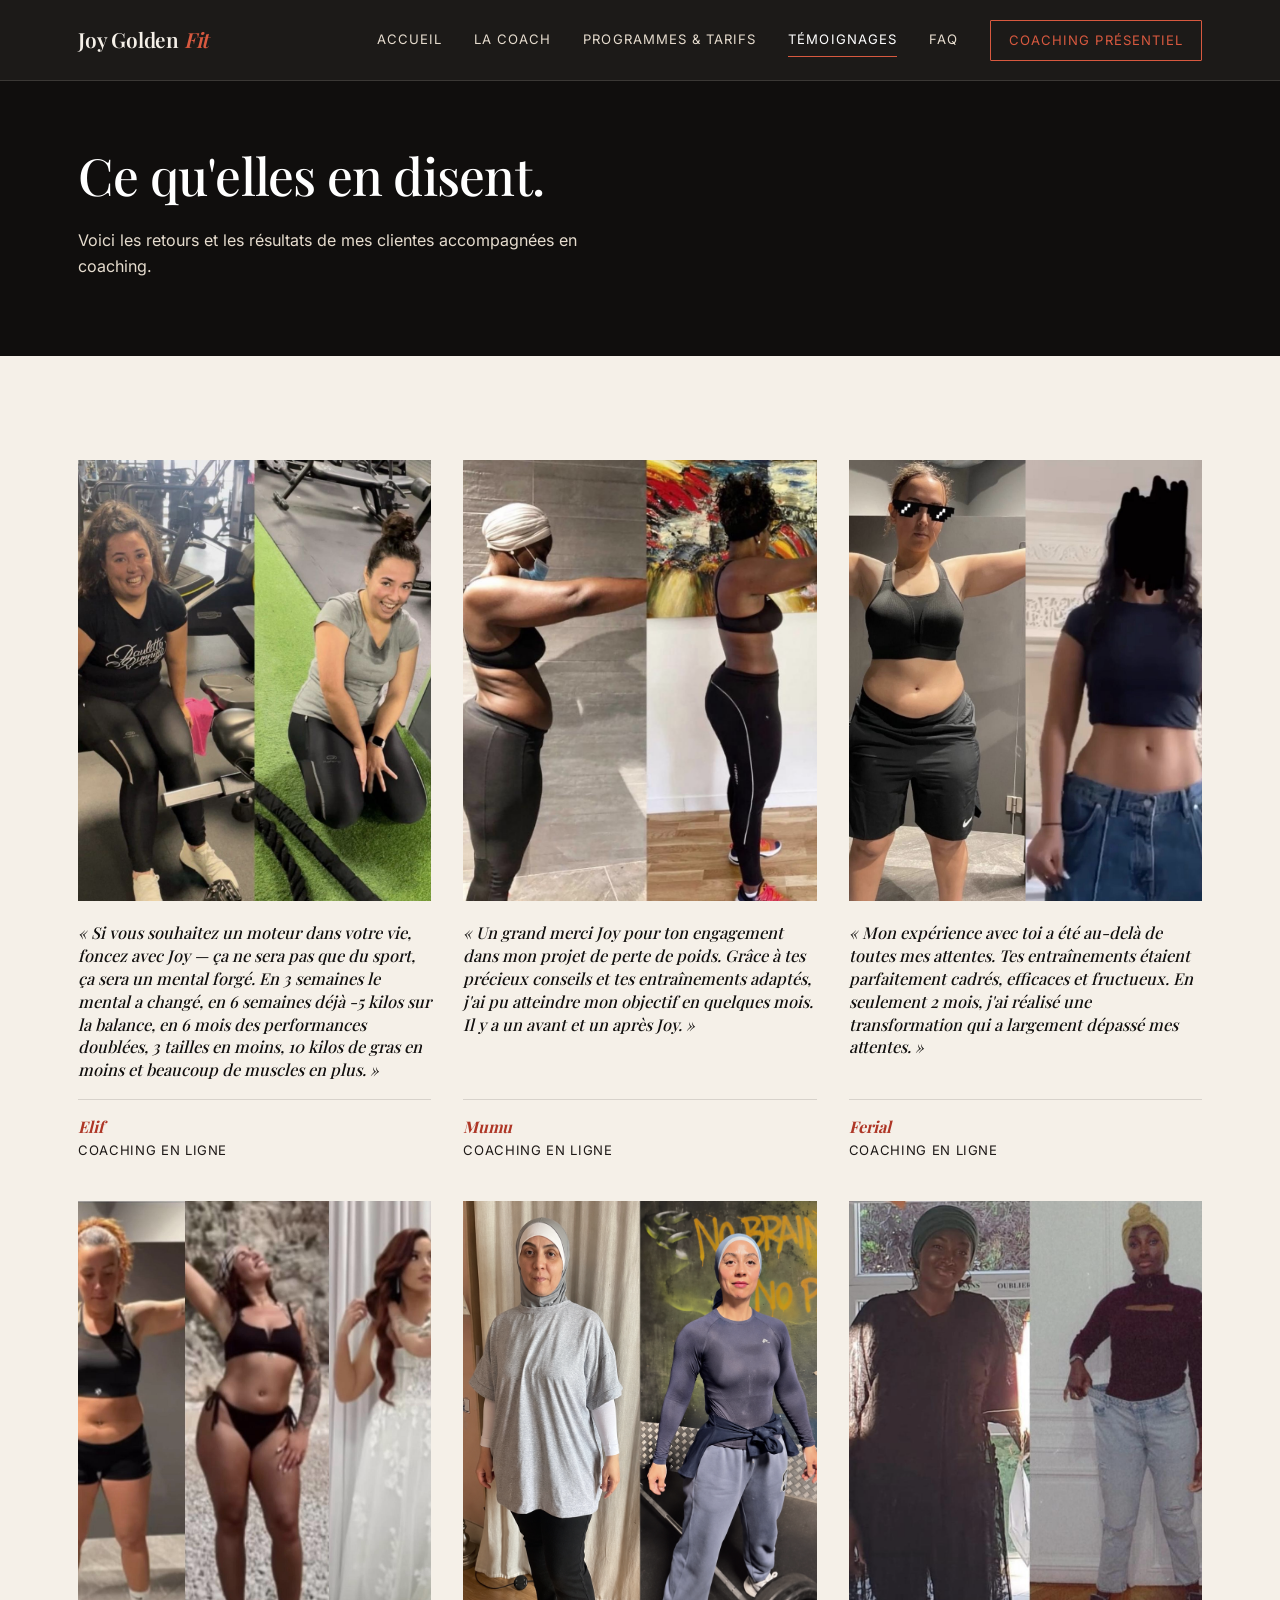
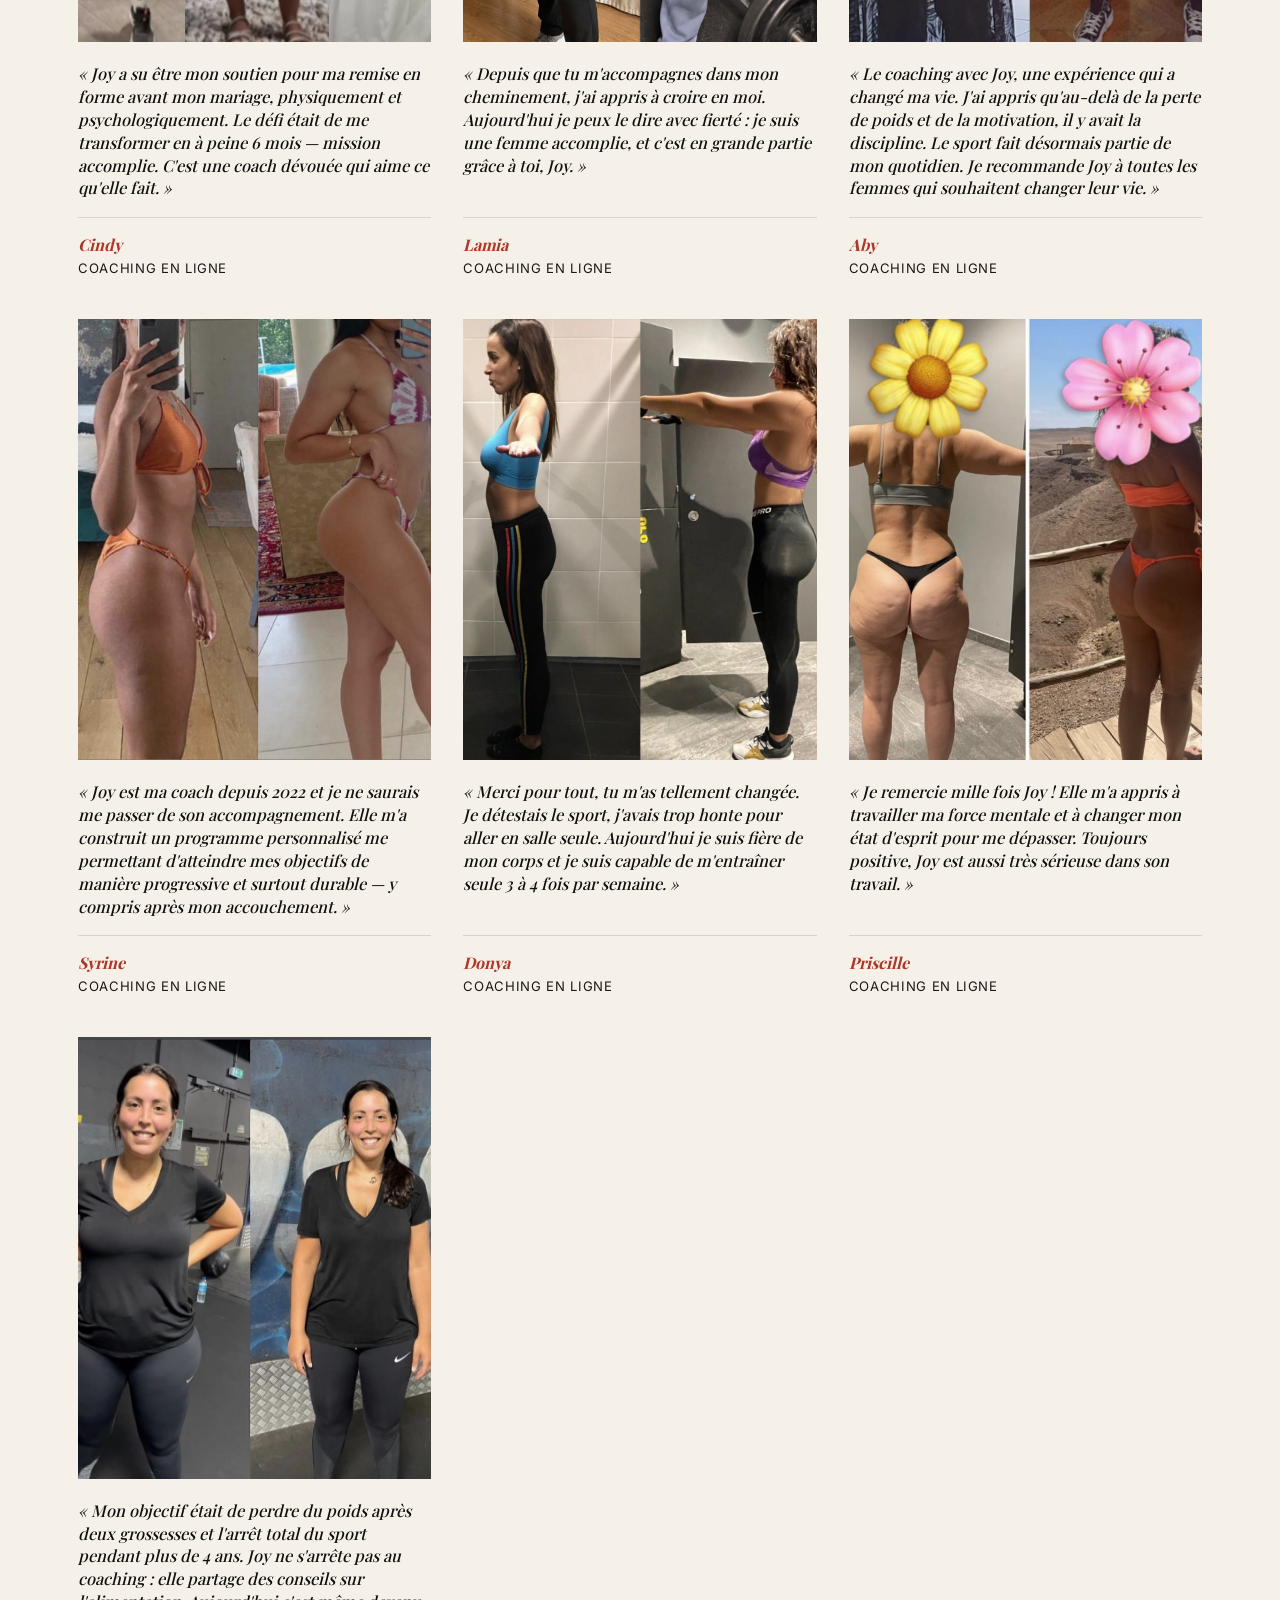
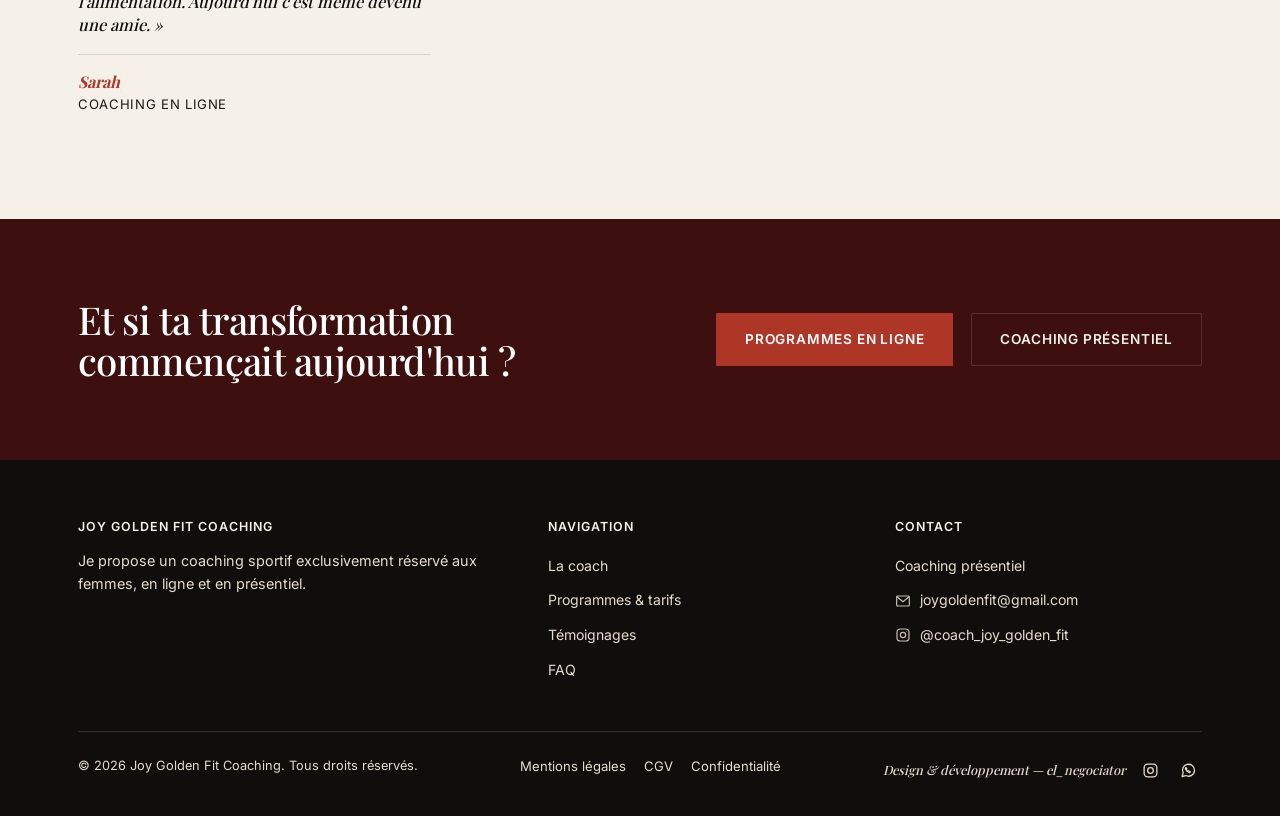
<file: temoignages.html>
<!DOCTYPE html>
<html lang="fr">
<head>
<meta charset="UTF-8">
<meta name="viewport" content="width=device-width, initial-scale=1">
<title>Témoignages — Joy Golden Fit Coaching</title>
<meta name="description" content="Témoignages des clientes accompagnées en coaching en ligne et en présentiel par Joy Golden Fit Coaching.">
<link rel="stylesheet" href="style.css?v=6">
</head>
<body>

<header class="site-header">
  <div class="container">
    <a href="index.html" class="logo">Joy Golden <span>Fit</span></a>
    <button class="nav-toggle" aria-label="Ouvrir le menu" aria-expanded="false">☰</button>
    <nav class="main-nav">
      <a href="index.html">Accueil</a>
      <a href="la-coach.html">La coach</a>
      <a href="programmes.html">Programmes &amp; tarifs</a>
      <a href="temoignages.html" aria-current="page">Témoignages</a>
      <a href="faq.html">FAQ</a>
      <a href="contact.html" class="nav-cta">Coaching présentiel</a>
    </nav>
  </div>
</header>

<main>

  <section class="page-intro">
    <div class="container">
      <span class="eyebrow-line"></span>
      <h1 data-cms-testimonials-title>Ce qu'elles en disent.</h1>
      <p data-cms-testimonials-intro>Voici les retours et les résultats de mes clientes accompagnées en coaching.</p>
    </div>
  </section>

  <section>
    <div class="container">
      <div class="testi-grid" data-cms-testimonials>

        <div class="testi-card">
          <img src="images/elif.jpeg" alt="Transformation de Elif" class="testi-photo">
          <p class="quote">« Si vous souhaitez un moteur dans votre vie, foncez avec Joy — ça ne sera pas que du sport, ça sera un mental forgé. En 3 semaines le mental a changé, en 6 semaines déjà -5 kilos sur la balance, en 6 mois des performances doublées, 3 tailles en moins, 10 kilos de gras en moins et beaucoup de muscles en plus. »</p>
          <div class="who"><strong>Elif</strong>Coaching en ligne</div>
        </div>

        <div class="testi-card">
          <img src="images/mumu.jpeg" alt="Transformation de Mumu" class="testi-photo">
          <p class="quote">« Un grand merci Joy pour ton engagement dans mon projet de perte de poids. Grâce à tes précieux conseils et tes entraînements adaptés, j'ai pu atteindre mon objectif en quelques mois. Il y a un avant et un après Joy. »</p>
          <div class="who"><strong>Mumu</strong>Coaching en ligne</div>
        </div>

        <div class="testi-card">
          <img src="images/ferial.jpeg" alt="Transformation de Ferial" class="testi-photo">
          <p class="quote">« Mon expérience avec toi a été au-delà de toutes mes attentes. Tes entraînements étaient parfaitement cadrés, efficaces et fructueux. En seulement 2 mois, j'ai réalisé une transformation qui a largement dépassé mes attentes. »</p>
          <div class="who"><strong>Ferial</strong>Coaching en ligne</div>
        </div>

        <div class="testi-card">
          <img src="images/cindy.jpeg" alt="Transformation de Cindy" class="testi-photo">
          <p class="quote">« Joy a su être mon soutien pour ma remise en forme avant mon mariage, physiquement et psychologiquement. Le défi était de me transformer en à peine 6 mois — mission accomplie. C'est une coach dévouée qui aime ce qu'elle fait. »</p>
          <div class="who"><strong>Cindy</strong>Coaching en ligne</div>
        </div>

        <div class="testi-card">
          <img src="images/lamia.jpg" alt="Transformation de Lamia" class="testi-photo">
          <p class="quote">« Depuis que tu m'accompagnes dans mon cheminement, j'ai appris à croire en moi. Aujourd'hui je peux le dire avec fierté : je suis une femme accomplie, et c'est en grande partie grâce à toi, Joy. »</p>
          <div class="who"><strong>Lamia</strong>Coaching en ligne</div>
        </div>

        <div class="testi-card">
          <img src="images/aby.jpeg" alt="Transformation de Aby" class="testi-photo">
          <p class="quote">« Le coaching avec Joy, une expérience qui a changé ma vie. J'ai appris qu'au-delà de la perte de poids et de la motivation, il y avait la discipline. Le sport fait désormais partie de mon quotidien. Je recommande Joy à toutes les femmes qui souhaitent changer leur vie. »</p>
          <div class="who"><strong>Aby</strong>Coaching en ligne</div>
        </div>

        <div class="testi-card">
          <img src="images/syrine.jpeg" alt="Transformation de Syrine" class="testi-photo">
          <p class="quote">« Joy est ma coach depuis 2022 et je ne saurais me passer de son accompagnement. Elle m'a construit un programme personnalisé me permettant d'atteindre mes objectifs de manière progressive et surtout durable — y compris après mon accouchement. »</p>
          <div class="who"><strong>Syrine</strong>Coaching en ligne</div>
        </div>

        <div class="testi-card">
          <img src="images/donya.jpeg" alt="Transformation de Donya" class="testi-photo">
          <p class="quote">« Merci pour tout, tu m'as tellement changée. Je détestais le sport, j'avais trop honte pour aller en salle seule. Aujourd'hui je suis fière de mon corps et je suis capable de m'entraîner seule 3 à 4 fois par semaine. »</p>
          <div class="who"><strong>Donya</strong>Coaching en ligne</div>
        </div>

        <div class="testi-card">
          <img src="images/priscille.png" alt="Transformation de Priscille" class="testi-photo">
          <p class="quote">« Je remercie mille fois Joy ! Elle m'a appris à travailler ma force mentale et à changer mon état d'esprit pour me dépasser. Toujours positive, Joy est aussi très sérieuse dans son travail. »</p>
          <div class="who"><strong>Priscille</strong>Coaching en ligne</div>
        </div>

        <div class="testi-card">
          <img src="images/sarah.jpeg" alt="Transformation de Sarah" class="testi-photo">
          <p class="quote">« Mon objectif était de perdre du poids après deux grossesses et l'arrêt total du sport pendant plus de 4 ans. Joy ne s'arrête pas au coaching : elle partage des conseils sur l'alimentation. Aujourd'hui c'est même devenu une amie. »</p>
          <div class="who"><strong>Sarah</strong>Coaching en ligne</div>
        </div>

      </div>
    </div>
  </section>

</main>

<section class="cta-band">
  <div class="container">
    <h2>Et si ta transformation commençait aujourd'hui ?</h2>
    <div class="cta-row" style="margin:0;">
      <a href="programmes.html" class="btn btn-gold">Programmes en ligne</a>
      <a href="contact.html" class="btn btn-outline">Coaching présentiel</a>
    </div>
  </div>
</section>

<div data-site-footer></div>

<script src="script.js"></script>
</body>
</html>
</file>
<file: style.css>
@font-face{font-family:"Playfair Display";font-style:normal;font-weight:500;font-display:swap;src:url("fonts/playfair-display-latin-500-normal.woff2") format("woff2");}
@font-face{font-family:"Playfair Display";font-style:normal;font-weight:600;font-display:swap;src:url("fonts/playfair-display-latin-600-normal.woff2") format("woff2");}
@font-face{font-family:"Playfair Display";font-style:normal;font-weight:700;font-display:swap;src:url("fonts/playfair-display-latin-700-normal.woff2") format("woff2");}
@font-face{font-family:"Inter";font-style:normal;font-weight:400;font-display:swap;src:url("fonts/inter-latin-400-normal.woff2") format("woff2");}
@font-face{font-family:"Inter";font-style:normal;font-weight:500;font-display:swap;src:url("fonts/inter-latin-500-normal.woff2") format("woff2");}
@font-face{font-family:"Inter";font-style:normal;font-weight:600;font-display:swap;src:url("fonts/inter-latin-600-normal.woff2") format("woff2");}
@font-face{font-family:"Inter";font-style:normal;font-weight:700;font-display:swap;src:url("fonts/inter-latin-700-normal.woff2") format("woff2");}
@font-face{font-family:"Inter";font-style:normal;font-weight:800;font-display:swap;src:url("fonts/inter-latin-800-normal.woff2") format("woff2");}
/* ============================================================================
   Joy Golden Fit Coaching — feuille de style partagée
   Direction : noir profond + rouge brique (identité d'origine, exécution premium)
   Typo : Playfair Display (éditorial, empattements) + Inter (texte courant)
   ========================================================================== */

:root{
  --ink:#100E0D;
  --ink-soft:#1D1816;
  --ivory:#F5F0E8;
  --ivory-dim:#E6DCCE;
  --gold:#AE3626;
  --gold-bright:#D8593F;
  --plum:#3D0F0E;
  --white:#FFFFFF;
  --line: rgba(245,240,232,0.14);
  --line-dark: rgba(16,14,13,0.13);
  --font-display: "Playfair Display", Georgia, serif;
  --font-body: "Inter", "Segoe UI", sans-serif;
  --maxw: 1180px;
  --radius: 1px;
}

*{ box-sizing: border-box; }
html{ scroll-behavior: smooth; }
body{
  margin:0;
  font-family: var(--font-body);
  background: var(--ivory);
  color: var(--ink);
  line-height: 1.6;
  -webkit-font-smoothing: antialiased;
}
img{ max-width:100%; display:block; }
a{ color: inherit; text-decoration: none; }

h1,h2,h3,h4{
  font-family: var(--font-display);
  margin: 0 0 0.5em;
  line-height: 1.05;
  font-weight: 600;
  letter-spacing: -0.015em;
  font-optical-sizing: auto;
}
p{ margin: 0 0 1em; max-width: 62ch; }
.container{ max-width: var(--maxw); margin: 0 auto; padding: 0 28px; }
section{ padding: 104px 0; }
@media (max-width: 720px){ section{ padding: 68px 0; } }

a:focus-visible, button:focus-visible, input:focus-visible, textarea:focus-visible{
  outline: 2px solid var(--gold);
  outline-offset: 3px;
}
@media (prefers-reduced-motion: reduce){
  *{ animation: none !important; transition: none !important; scroll-behavior:auto !important; }
}
@media (max-width: 600px){
  .container{ padding: 0 20px; }
  .path-card{ padding: 32px 26px; }
  .price-card{ padding: 32px 24px; }
  form.coaching-form{ padding: 28px 22px; }
  .pillar{ padding-top: 22px; }
  .price-card.featured{ margin-top:0; }
}

/* ---------- Header ---------- */
.site-header{
  position: sticky; top:0; z-index: 50;
  background: rgba(16,14,13,0.95);
  backdrop-filter: blur(6px);
  border-bottom: 1px solid var(--line);
}
.site-header .container{ display:flex; align-items:center; justify-content:space-between; height: 80px; }
.logo{
  font-family: var(--font-display);
  color: var(--ivory);
  font-size: 1.3rem;
  font-weight: 600;
  letter-spacing: -0.01em;
}
.logo span{ color: var(--gold-bright); font-style: italic; }
.main-nav{ display:flex; gap: 32px; align-items:center; }
.main-nav a{
  color: var(--ivory-dim);
  font-size: 0.82rem;
  text-transform: uppercase;
  letter-spacing: 0.08em;
  padding: 6px 0;
  border-bottom: 1px solid transparent;
  transition: border-color .15s ease, color .15s ease;
}
.main-nav a:hover, .main-nav a[aria-current="page"]{
  color: var(--white);
  border-color: var(--gold-bright);
}
.nav-cta{
  color: var(--gold-bright) !important;
  border: 1px solid var(--gold-bright) !important;
  padding: 9px 18px !important;
  border-radius: var(--radius);
}
.nav-cta:hover{ background: var(--gold-bright); color: var(--ink) !important; }
.nav-toggle{ display:none; background:none; border:none; color: var(--ivory); font-size: 1.6rem; cursor:pointer; line-height:1; }
@media (max-width: 860px){
  .main-nav{
    position:absolute; top:80px; left:0; right:0;
    background: var(--ink);
    flex-direction:column; align-items:flex-start;
    padding: 8px 28px 24px; gap: 4px;
    border-bottom: 1px solid var(--line);
    display:none;
  }
  .main-nav.open{ display:flex; }
  .main-nav a{ width:100%; padding: 12px 0; }
  .nav-cta{ margin-top: 8px; text-align:center; }
  .nav-toggle{ display:block; }
}

/* ---------- Hero ---------- */
.hero{ background: var(--ink); color: var(--ivory); padding: 92px 0 0; overflow:hidden; }
.hero .container{ display:grid; grid-template-columns: 1.1fr 0.9fr; gap: 56px; align-items:end; }
.eyebrow-line{ width: 48px; height: 1px; background: var(--gold-bright); margin-bottom: 24px; }
.hero h1{ font-size: clamp(2.6rem, 5.4vw, 4.4rem); color: var(--white); max-width: 13ch; font-weight: 500; }
.hero h1 em{ color: var(--gold-bright); font-style: italic; }
.hero .lede{ color: var(--ivory-dim); font-size: 1.12rem; max-width: 46ch; margin-bottom: 34px; font-family: var(--font-body); }
.cta-row{ display:flex; gap: 18px; flex-wrap:wrap; margin-bottom: 60px; }
.btn{
  display:inline-block; padding: 15px 28px; border-radius: var(--radius);
  font-weight: 600; font-size: 0.85rem; text-transform: uppercase; letter-spacing: 0.06em;
  border: 1px solid transparent; cursor:pointer;
}
.btn-gold{ background: var(--gold); color: var(--white); }
.btn-gold:hover{ background: var(--gold-bright); }
.btn-outline{ border-color: var(--line); color: var(--ivory); }
.btn-outline:hover{ border-color: var(--gold-bright); color: var(--gold-bright); }
.btn-outline-dark{ border-color: var(--line-dark); color: var(--ink); }
.btn-outline-dark:hover{ border-color: var(--gold); color: var(--gold); }
.btn-outline-red{ border-color: var(--gold-bright); color: var(--gold-bright); }
.btn-outline-red:hover{ background: var(--gold-bright); color: var(--ink); }
.hero-portrait-wrap{ position:relative; aspect-ratio: 3/4; }
.hero-portrait{
  position:absolute; inset:0;
  background: var(--ink-soft);
  overflow:hidden;
}
.hero-portrait img, .split .frame img{ width:100%; height:100%; object-fit:cover; display:block; }
.hero-portrait .placeholder-label{
  position:absolute; inset:auto 0 0 0; padding: 16px 20px; font-size: 0.8rem; color: var(--ivory-dim);
  background: linear-gradient(0deg, rgba(16,14,13,0.85), transparent);
}
.stat-badge{
  position:absolute; top:-22px; right:-22px; z-index:2;
  width: 136px; height: 136px; border-radius: 50%;
  display:flex; flex-direction:column; align-items:center; justify-content:center; text-align:center;
  background: rgba(16,14,13,0.55);
  backdrop-filter: blur(10px); -webkit-backdrop-filter: blur(10px);
  border: 1px solid var(--gold-bright);
  box-shadow: 0 8px 30px rgba(0,0,0,0.35);
}
.stat-badge-num{ font-family: var(--font-display); font-style: italic; font-weight:500; font-size: 2rem; color: var(--white); line-height:1; }
.stat-badge-label{ font-size: 0.62rem; text-transform: uppercase; letter-spacing: 0.14em; color: var(--gold-bright); margin-top: 6px; }
@media (max-width: 860px){
  .stat-badge{ top:16px; right:16px; width:104px; height:104px; }
  .stat-badge-num{ font-size:1.5rem; }
  .hero .container{ grid-template-columns: 1fr; }
}

/* ---------- Engagements / preuves ---------- */
.pledge-bar{
  background: var(--ink);
  color: var(--ivory);
  padding: 30px 0 32px;
  border-top: 1px solid var(--line);
  border-bottom: 1px solid var(--line);
}
.pledge-bar .container{
  display:grid;
  grid-template-columns:repeat(3,1fr);
  gap:0;
}
.pledge-item{
  min-width:0;
  padding: 2px 34px;
}
.pledge-item:first-child{ padding-left:0; }
.pledge-item:last-child{ padding-right:0; }
.pledge-item + .pledge-item{ border-left:1px solid var(--line); }
.pledge-item strong{
  display:block;
  color:var(--gold-bright);
  font-family:var(--font-display);
  font-size:1.12rem;
  font-weight:700;
  line-height:1.2;
  letter-spacing:-0.01em;
  margin-bottom:7px;
}
.pledge-item span{
  display:block;
  color:var(--ivory-dim);
  font-size:0.82rem;
  font-weight:500;
  line-height:1.45;
  letter-spacing:0.01em;
}
@media (max-width:760px){
  .pledge-bar{ padding:24px 0; }
  .pledge-bar .container{ grid-template-columns:1fr; }
  .pledge-item,
  .pledge-item:first-child,
  .pledge-item:last-child{ padding:16px 0; }
  .pledge-item + .pledge-item{
    border-left:none;
    border-top:1px solid var(--line);
  }
}

/* ---------- Sections génériques ---------- */
.section-head{ max-width: 640px; margin-bottom: 56px; }
.section-head h2{ font-size: clamp(1.9rem, 3.4vw, 2.8rem); font-weight: 600; }
.section-head .kicker{
  color: var(--gold); font-weight:600; font-size:0.9rem; margin-bottom:14px; display:block;
  text-transform: uppercase; letter-spacing: 0.1em;
}
.section-head.inverted h2{ font-size: clamp(1.9rem, 3.4vw, 2.8rem); font-weight: 600; }
.section-head.inverted .section-subtitle{ font-size: 1.2rem; margin-top: 8px; }
.section-subtitle{
  font-family: var(--font-display);
  font-weight: 600;
  font-size: 1.2rem;
  font-style: normal;
  color: var(--ink-soft);
  margin: 0 0 16px;
  line-height:1.35;
}
.section-dark{ background: var(--ink); color: var(--ivory); }
.section-dark p{ color: var(--ivory-dim); }
.section-dark h2{ color: var(--white); }
.section-dark .section-subtitle{ color: var(--ivory-dim); }

/* Piliers */
.pillars{ display:grid; grid-template-columns: repeat(3,1fr); gap: 48px; }
.pillar{ padding-top: 28px; border-top: 1px solid var(--line-dark); }
.section-dark .pillar{ border-top: 1px solid var(--line); }
.pillar .mark{
  font-family: var(--font-display); color: var(--gold); font-size:1.5rem;
  font-style: italic; font-weight:600; margin-bottom:16px; display:block;
}
.pillar h3{ font-size: 1.2rem; margin-bottom: 10px; font-weight: 600; line-height:1.25; }
.pillar p{ font-size: 0.98rem; font-weight:400; line-height:1.6; color: var(--ink-soft); margin:0; }
@media (max-width: 780px){ .pillars{ grid-template-columns: 1fr; gap: 32px; } }
@media (min-width: 601px) and (max-width: 780px){ .pillars[style*="repeat(3"]{ grid-template-columns: repeat(2,1fr) !important; } }

/* Chemin en deux voies (en ligne / présentiel) */
.paths{ display:grid; grid-template-columns: 1fr 1fr; gap: 1px; background: var(--line); }
.path-card{
  padding: 44px; background: var(--ink-soft); color: var(--ivory);
  border-top: 2px solid var(--line);
}
.path-card p{ color: var(--ivory-dim); }
.path-card.is-dark{ background: var(--ink); border-top-color: var(--gold-bright); }
.path-card .tag{
  display:inline-block;
  font-size:1.05rem;
  font-weight:700;
  text-transform: uppercase;
  letter-spacing: 0.06em;
  color: var(--gold-bright);
  border-bottom: 1px solid var(--gold-bright);
  padding-bottom: 5px;
  margin-bottom: 22px;
}
.path-card h3{ font-size: 1.5rem; font-weight: 600; color: var(--white); }
.path-card ul{ padding-left: 0; list-style:none; margin: 20px 0 28px; color: var(--ivory-dim); font-size:0.98rem; font-weight:500; }
.path-card li{ padding: 10px 0; border-top: 1px solid var(--line); }
.path-card li:first-child{ border-top:none; }
@media (max-width: 780px){ .paths{ grid-template-columns: 1fr; } }

/* Cartes tarifs */
.pricing-grid{ display:grid; grid-template-columns: repeat(3,1fr); gap: 0; border-top: 1px solid var(--line-dark); border-left: 1px solid var(--line-dark); }
.price-card{
  border-right: 1px solid var(--line-dark);
  border-bottom: 1px solid var(--line-dark);
  padding: 72px 34px 40px;
  background: var(--ivory);
  display:flex;
  flex-direction:column;
  position:relative;
  min-height: 540px;
}
.price-card.featured{
  background: var(--ink);
  color: var(--ivory);
  border-top: 3px solid var(--gold-bright);
  margin-top:0;
  z-index:1;
}
.popular-badge{
  position:absolute;
  top:20px;
  right:20px;
  display:inline-block;
  font-size: 0.66rem;
  text-transform: uppercase;
  letter-spacing: 0.09em;
  color: var(--gold-bright);
  border: 1px solid var(--gold-bright);
  padding: 5px 11px;
  border-radius: 999px;
  margin:0;
  white-space:nowrap;
}
.price-card.featured .plan-sub{ color: var(--ivory-dim); }
.price-card.featured li{ border-top-color: var(--line); }
.price-card .plan-name{
  font-family: "Inter", "Segoe UI", Arial, sans-serif;
  font-size:2.15rem;
  font-weight:800;
  font-style:normal;
  line-height:1.05;
  letter-spacing:-0.045em;
  margin-bottom:10px;
}
.price-card .plan-sub{
  color: var(--ink-soft);
  font-size:0.95rem;
  font-weight:500;
  line-height:1.4;
  min-height:2.8em;
  margin-bottom:20px;
}
.price-card .price{
  font-family: "Inter", "Segoe UI", Arial, sans-serif;
  font-size:3rem;
  font-weight:800;
  line-height:1;
  letter-spacing:-0.055em;
  margin:8px 0 24px;
  color:var(--gold);
}
.price-card.featured .price{ color: var(--gold-bright); }
.price-card .price small{ font-family: var(--font-body); font-size:0.85rem; font-weight:500; }
.price-card ul{ list-style:none; padding:0; margin: 0 0 28px; flex:1; }
.price-card li{ padding: 9px 0; border-top: 1px solid var(--line-dark); font-size:1rem; font-weight:500; line-height:1.45; }
.price-card li:first-child{ border-top:none; }
.price-note{ margin-top: 32px; font-size: 0.85rem; color: var(--ink-soft); }
@media (max-width: 900px){
  .pricing-grid{ grid-template-columns: 1fr; }
  .price-card{ border-right:none; min-height:0; padding-top:68px; }
  .price-card .plan-sub{ min-height:0; }
}

/* FAQ */
.faq-item{ border-top: 1px solid var(--line-dark); }
.faq-item:last-child{ border-bottom: 1px solid var(--line-dark); }
.faq-item summary{
  cursor:pointer; list-style:none; padding: 24px 0;
  font-family: var(--font-display); font-weight:500; font-size: 1.08rem;
  display:flex; justify-content:space-between; align-items:center; gap: 20px;
}
.faq-item summary::-webkit-details-marker{ display:none; }
.faq-item summary::after{ content:"+"; font-size:1.4rem; color: var(--gold); flex-shrink:0; }
.faq-item[open] summary::after{ content:"–"; }
.faq-item .faq-a{ padding: 0 0 26px; color: var(--ink-soft); max-width: 64ch; font-size: 0.95rem; }
.faq-category{
  font-family: var(--font-display);
  font-style: normal;
  font-weight: 600;
  font-size: 1.65rem;
  color: var(--gold);
  margin: 48px 0 16px;
}

/* Galerie accueil — carrousel transformations */
.trust-carousel{ position:relative; }
.trust-gallery{
  display:flex;
  gap:18px;
  overflow-x:auto;
  scroll-snap-type:x mandatory;
  scroll-behavior:smooth;
  scrollbar-width:none;
  overscroll-behavior-x:contain;
  padding-bottom:2px;
}
.trust-gallery::-webkit-scrollbar{ display:none; }
.trust-gallery-item{
  flex:0 0 calc((100% - 36px)/3);
  margin:0;
  overflow:hidden;
  background:var(--ink-soft);
  aspect-ratio:4/5;
  scroll-snap-align:start;
}
.trust-gallery-item img{
  width:100%;
  height:100%;
  object-fit:cover;
  object-position:center 15%;
  display:block;
  transition:transform .35s ease;
}
.trust-gallery-item img.trust-gallery-contain{
  object-fit:contain;
  object-position:center center;
  background:var(--ink-soft);
}
.trust-gallery-item:hover img{ transform:scale(1.018); }
.trust-carousel-controls{
  display:flex;
  align-items:center;
  justify-content:flex-end;
  gap:12px;
  margin-top:18px;
}
.trust-carousel-hint{
  margin-right:auto;
  color:var(--ink-soft);
  font-size:0.8rem;
  font-weight:500;
}
.trust-carousel-btn{
  width:42px;
  height:42px;
  border:1px solid var(--line-dark);
  background:transparent;
  color:var(--ink);
  font-size:1.15rem;
  cursor:pointer;
  display:grid;
  place-items:center;
  transition:border-color .15s ease,color .15s ease,background .15s ease;
}
.trust-carousel-btn:hover{
  border-color:var(--gold);
  color:var(--gold);
}
.trust-carousel-btn:disabled{
  opacity:.35;
  cursor:default;
}
@media (max-width:780px){
  .trust-gallery{ gap:12px; margin-right:-28px; padding-right:28px; }
  .trust-gallery-item{ flex-basis:72%; }
}
@media (max-width:520px){
  .trust-gallery{ margin-right:-20px; padding-right:20px; }
  .trust-gallery-item{ flex-basis:86%; }
  .trust-carousel-controls{ margin-top:14px; }
  .trust-carousel-hint{ font-size:0.76rem; }
}

/* Témoignages */
.testi-grid{ display:grid; grid-template-columns: repeat(3,1fr); gap: 40px 32px; }
.testi-card{ display:flex; flex-direction:column; height:100%; }
.testi-photo{ width: 100%; aspect-ratio: 4/5; object-fit: cover; object-position: center 15%; margin-bottom: 20px; filter: grayscale(15%); }
.testi-card .quote{ font-size: 1.02rem; margin-bottom: 18px; font-family: var(--font-display); font-weight: 500; font-style: italic; line-height:1.4; }
.testi-card .who{ margin-top:auto; font-size:0.82rem; color: var(--ink-soft); border-top:1px solid var(--line-dark); padding-top:14px; text-transform: uppercase; letter-spacing: 0.05em; }
.testi-card .who strong{ color: var(--gold); display:block; font-family: var(--font-display); text-transform:none; letter-spacing:0; font-size:1rem; font-style: italic; }
@media (max-width: 900px){ .testi-grid{ grid-template-columns: 1fr; } }

/* Formulaire de contact */
.form-wrap{ display:grid; grid-template-columns: 0.9fr 1.1fr; gap: 64px; }
.form-side h2{ font-size: clamp(1.8rem,3vw,2.4rem); font-weight: 500; }
.contact-fact{ display:flex; gap:16px; margin-bottom:22px; }
.contact-fact .k{ font-family: var(--font-display); color: var(--gold); font-weight:600; font-style: italic; font-size: 1.1rem; }
form.coaching-form{ background: var(--ink); color: var(--ivory); padding: 40px; }
.field{ margin-bottom: 20px; }
.field label{ display:block; font-size:0.78rem; font-weight:600; margin-bottom:8px; text-transform: uppercase; letter-spacing: 0.06em; color: var(--ivory-dim); }
.field .req{ color: var(--gold-bright); }
.field input, .field select, .field textarea{
  width:100%; padding: 13px 14px; border: 1px solid var(--line);
  background: var(--ink-soft); color: var(--ivory);
  font-family: var(--font-body); font-size: 0.98rem; border-radius: var(--radius);
}
.field input::placeholder, .field textarea::placeholder{ color: rgba(230,220,206,0.4); }
.field textarea{ resize: vertical; min-height: 120px; }
.two-col{ display:grid; grid-template-columns:1fr 1fr; gap:16px; }
@media (max-width: 560px){ .two-col{ grid-template-columns:1fr; } }
.form-note{ font-size: 0.8rem; color: var(--ivory-dim); margin-top: 16px; }
.form-status{ font-size:0.92rem; margin-top:18px; display:none; padding: 14px 16px; border-left:2px solid var(--gold-bright); background: var(--ink-soft); }
.form-status.visible{ display:block; }
.response-badge{ font-family: var(--font-body); font-size: 0.9rem; font-weight: 600; letter-spacing: 0.01em; margin-bottom: 18px; text-align: center; }
@media (max-width: 860px){ .form-wrap{ grid-template-columns: 1fr; } }

/* Bandeau CTA final */
.cta-band{ background: var(--plum); color: var(--ivory); text-align:left; padding: 80px 0; }
.cta-band .container{ display:flex; align-items:center; justify-content:space-between; gap:24px; flex-wrap:wrap; }
.cta-band h2{ color:var(--white); margin:0; font-size: clamp(1.7rem,3vw,2.4rem); max-width: 20ch; font-weight: 500; }

/* Footer */
.site-footer{ background: var(--ink); color: var(--ivory-dim); padding: 60px 0 32px; font-size: 0.88rem; }
.footer-grid{ display:grid; grid-template-columns: 1.4fr 1fr 1fr; gap: 40px; margin-bottom: 44px; }
.footer-grid h4{ color: var(--ivory); font-size:0.78rem; margin-bottom:16px; font-family: var(--font-body); font-weight:600; text-transform: uppercase; letter-spacing: 0.08em; }
.footer-grid a{ display:flex; align-items:center; gap:9px; padding: 6px 0; color: var(--ivory-dim); }
.footer-grid a:hover{ color: var(--gold-bright); }
.footer-icon{ flex-shrink:0; opacity:0.85; }
.footer-icon-link:hover .footer-icon{ opacity:1; }
.footer-bottom{ border-top: 1px solid var(--line); padding-top: 24px; display:flex; justify-content:space-between; flex-wrap:wrap; gap:10px; font-size:0.8rem; }
.credit-link{ font-family: var(--font-display); font-style: italic; color: var(--ivory-dim); transition: color .15s ease; }
.credit-link:hover{ color: var(--gold-bright); }
@media (max-width: 780px){ .footer-grid{ grid-template-columns: 1fr 1fr; } }

/* Page intro générique */
.page-intro{ background: var(--ink); color: var(--ivory); padding: 68px 0 60px; }
.page-intro .eyebrow-line{ margin-bottom: 20px; }
.page-intro h1{ font-size: clamp(2.2rem,4vw,3.2rem); color: var(--white); max-width: 20ch; font-weight: 500; }
.page-intro p{ color: var(--ivory-dim); max-width: 56ch; font-family: var(--font-body); }

/* Deux colonnes texte + image (page coach) */
.split{ display:grid; grid-template-columns: 0.85fr 1.15fr; gap: 60px; align-items:start; }
.split .frame{ aspect-ratio: 4/5; background: var(--ink-soft); border: 1px solid var(--line-dark); overflow:hidden; }
@media (max-width: 860px){ .split{ grid-template-columns:1fr; } }
.quote-block{
  border-left: 2px solid var(--gold);
  padding-left: 26px; font-family: var(--font-display); font-style: italic;
  font-size: 1.35rem; font-weight: 500; margin: 30px 0; max-width: 46ch; color: var(--ink);
}
.timeline{ margin-top: 10px; }
.timeline-item{ display:flex; gap: 22px; padding: 22px 0; border-top: 1px solid var(--line-dark); }
.timeline-item:first-child{ border-top:none; }
.timeline-item .year{ font-family: var(--font-display); font-weight:500; font-style:italic; color: var(--gold); width: 90px; flex-shrink:0; }

/* Pages légales */
.legal{ max-width: 760px; margin: 0 auto; padding: 56px 0 80px; color: var(--ink-soft); line-height: 1.7; }
.legal h2{ font-size: 1.35rem; margin: 40px 0 12px; color: var(--ink); }
.legal p, .legal li{ font-size: 0.96rem; }
.legal ul{ padding-left: 20px; margin: 8px 0 16px; }
.legal a{ text-decoration: underline; }
.legal .legal-updated{ font-size: 0.85rem; opacity: .7; }
.field-check{ display:flex; gap:10px; align-items:flex-start; margin: 4px 0 18px; font-size:0.88rem; color: var(--ivory-dim); }
.field-check input{ margin-top:4px; flex:none; width:auto; }
.field-check a{ color: var(--gold); text-decoration: underline; }
.footer-legal{ display:flex; gap:18px; flex-wrap:wrap; }
.footer-legal a{ font-size:0.82rem; color: var(--ivory-dim); }
</file>
